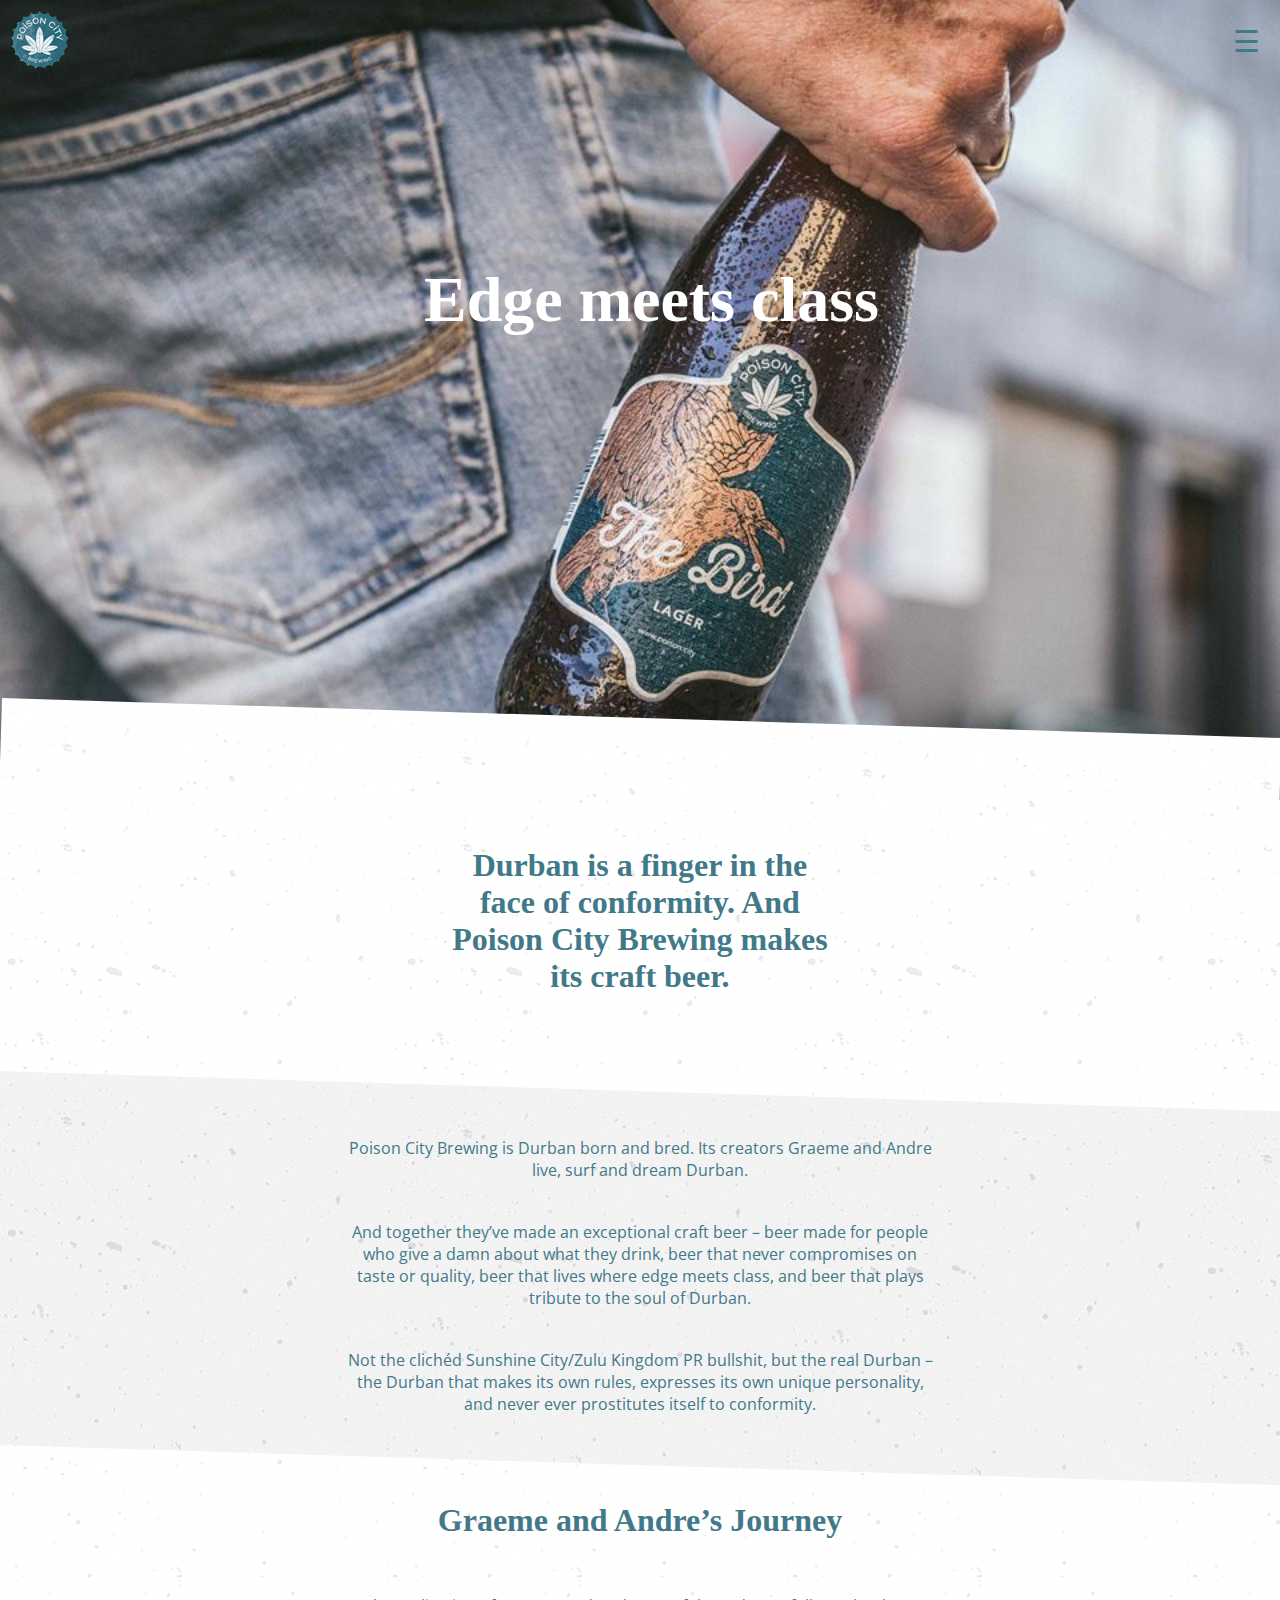
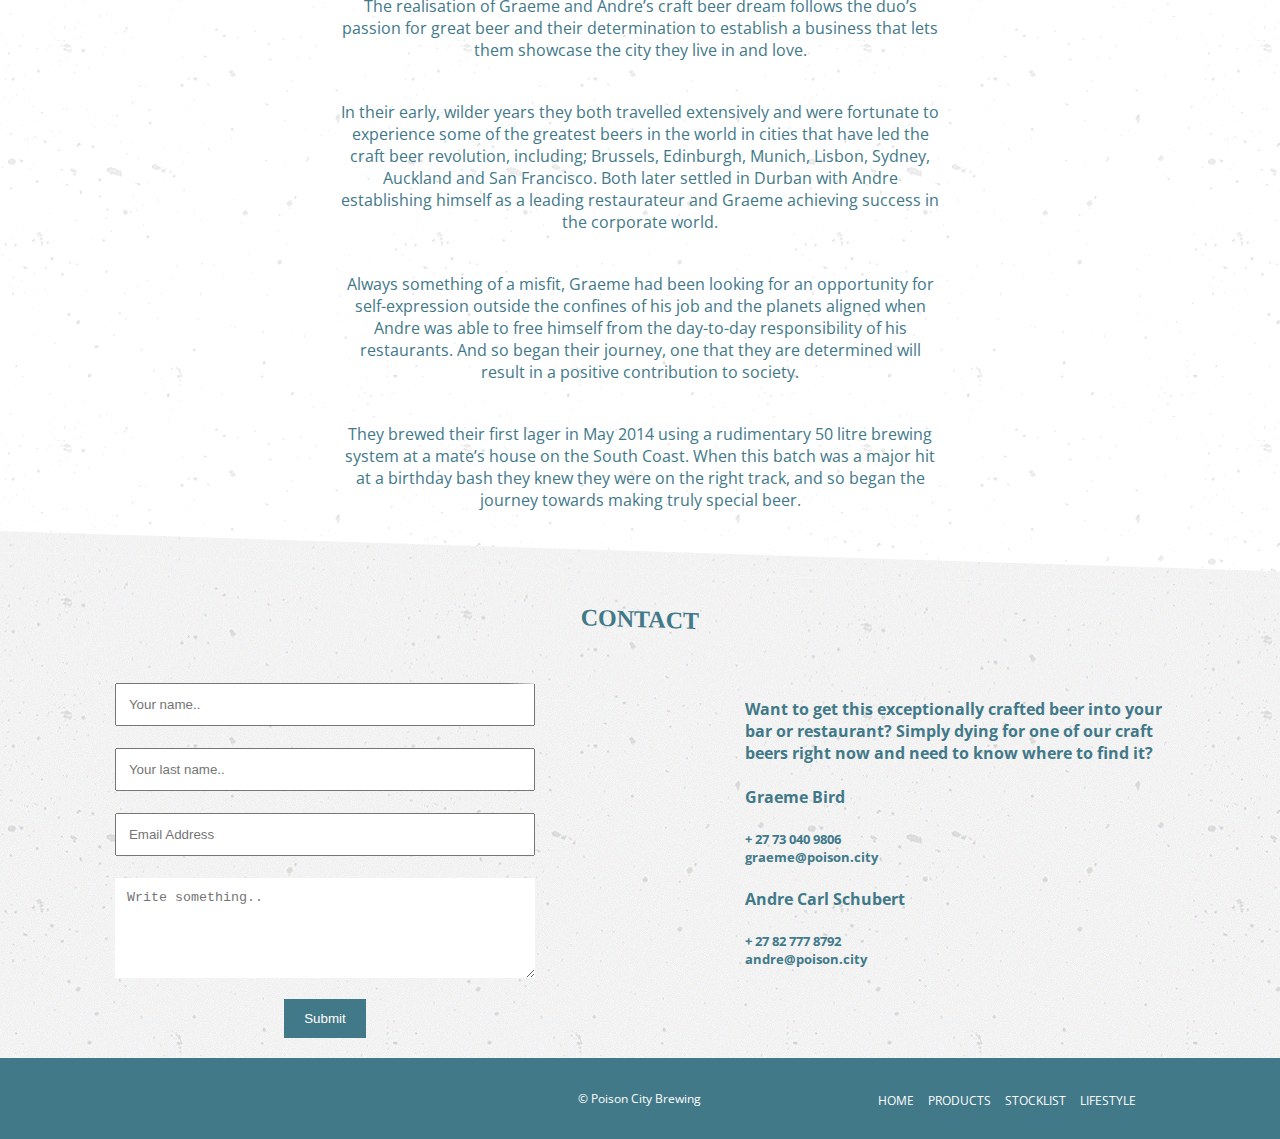
<file: index.html>
<!DOCTYPE html>
<html lang="en">
<head>
	<title>Poison City Brewing</title>

	<meta charset="utf-8">
  	<meta name="description" content="Poison City Brewing, a Durban born and bred craft beer brand.">
    <meta name="keywords" content="Poison City Brewing, Durban, craft beer, beer, South Africa, drinks">
    <meta name="author" content="Mario Nobrega">
    <meta name="viewport" content="width=device-width, initial-scale=1.0">

      <!-- Css Links-->
      <link rel="stylesheet" type="text/css" href="css/styles.css">
      <!--link for socila icons-->
     <link rel="stylesheet" href="https://cdnjs.cloudflare.com/ajax/libs/font-awesome/4.7.0/css/font-awesome.min.css"> 
     <!--For fonts-->
     <link href="https://fonts.googleapis.com/css?family=Open+Sans|Permanent+Marker" rel="stylesheet">

           <!--[if lt IE 9]>
  <script src="https://oss.maxcdn.com/libs/html5shiv/3.7.0/html5shiv.js"></script>
<![endif]-->   
<!--FAVICON-->
<link rel="icon" type="image/png" href="img/favicon.png">
</head>
<body>


<header>

<h1 id="logo"><a href="#">Posion City Brewing</a></h1>

<div id="myNav" class="overlay">
  <a href="javascript:void(0)" class="closebtn" onclick="closeNav()">&times;</a>
  <div class="overlay-content">
    <a href="index.html">HOME</a>
    <a href="products.html">PRODUCTS</a>
    <a href="stock.html">STOCKLIST</a>
    <a href="lifestyle.html">LIFESTYLE</a>
    <a href="jobs.html">JOBS</a>
    <a href="https://www.facebook.com/DurbanCraftBeer/" class="fa fa-facebook"></a>
    <a href="https://twitter.com/poisoncitybrew" class="fa fa-twitter"></a>
    <a href="https://www.instagram.com/poisoncitybrew/" class="fa fa-instagram"></a>

  </div>
</div>
<span style="font-size:30px;cursor:pointer; color: #417989; float: right; padding-top: 20px; padding-right: 20px;" onclick="openNav()">&#9776;</span>

</header>
<div class="container">

	   <h2 id="bg">Edge meets class</h2>

	 <div class="row bot">
	 <div class="col-md-4 col-sm-4 col-xs-4">
		 </div>
		 <div class="col-md-4 col-sm-4 col-xs-4">		 
		   <h2 class="blocktext">Durban is a finger in the face of conformity. And Poison City Brewing makes its craft beer.</h2>
		 </div>
		 <div class="col-md-4 col-sm-4 col-xs-4">
		 </div>
	 </div>


	 <div class="row greysolid2 slate">
	   <div class="col-md-3 col-sm-3 col-xs-3"></div>
	 	<div class="col-md-6 col-sm-6 col-xs-6">
		   <p class="blocktext"> 
		     Poison City Brewing is Durban born and bred. Its creators Graeme and Andre live, surf and dream Durban.
		   </p>
			<p class="blocktext"> 
			And together they’ve made an exceptional craft beer – beer made for people who give a damn about what they drink, beer that never compromises on taste or quality, beer that lives where edge meets class, and beer that plays tribute to the soul of Durban.
			</p>
            <p class="blocktext"> 
			Not the clichéd Sunshine City/Zulu Kingdom PR bullshit, but the real Durban – the Durban that makes its own rules, expresses its own unique personality, and never ever prostitutes itself to conformity.
			</p>
		 </div>
		<div class="col-md-3 col-sm-3 col-xs-3"></div>
	   </div>
      

      <div class="row slate">
    <div class="col-md-3 col-sm-3 col-xs-3"></div>
	 	<div class="col-md-6 col-sm-6 col-xs-6">
		 	<h2 class="blocktext intro">
		 	Graeme and Andre’s Journey
		 	</h2>
		 	<p class="blocktext"> 
			The realisation of Graeme and Andre’s craft beer dream follows the duo’s passion for great beer and their determination to establish a business that lets them showcase the city they live in and love.
			</p>
			<p class="blocktext"> 
               In their early, wilder years they both travelled extensively and were fortunate to experience some of the greatest beers in the world in cities that have led the craft beer revolution, including; Brussels, Edinburgh, Munich, Lisbon, Sydney, Auckland and San Francisco. Both later settled in Durban with Andre establishing himself as a leading restaurateur and Graeme achieving success in the corporate world.
			</p>
      <p class="blocktext">
        Always something of a misfit, Graeme had been looking for an opportunity for self-expression outside the confines of his job and the planets aligned when Andre was able to free himself from the day-to-day responsibility of his restaurants. And so began their journey, one that they are determined will result in a positive contribution to society.
      </p>
      <p class="blocktext">
        They brewed their first lager in May 2014 using a rudimentary 50 litre brewing system at a mate’s house on the South Coast. When this batch was a major hit at a birthday bash they knew they were on the right track, and so began the journey towards making truly special beer.
      </p>
	 	</div>
   <div class="col-md-3 col-sm-3 col-xs-3"></div>
	 	</div>

	 <div class="row greysolid slate">
	    <div class="col-md-5 col-sm-5 col-xs-5"></div>
	   	<div class="col-md-2 col-sm-2 col-xs-2">
	   	</div>
	   	<div class="col-md-5 col-sm-5 col-xs-5"></div>
	   </div>

  <div class="clearfix"></div>
    
    <div class="row greysolid slate">
     	<div class="col-md-5 col-sm-5 col-xs-5"></div>
     	<div class="col-md-2 col-sm-2 col-xs-2">
     		<h3 class="contact startfooter">CONTACT</h3>
     	</div>
        <div class="col-md-5 col-sm-5 col-xs-5"></div>
     </div>

   

    <div class="row contact greysolid">
     <div class="col-md-1 col-sm-1 col-xs-1"></div>
      <div class="col-md-4 col-sm-4 col-xs-4">
      <div class="container02">
        <form>
          <input type="text" id="fname" name="firstname" placeholder="Your name.."> <br>
          <input type="text" id="lname" name="lastname" placeholder="Your last name.."><br>
          <input type="text" id="lname" name="lastname" placeholder="Email Address"><br>
          <textarea id="subject" name="subject" placeholder="Write something.." style="height:100px"></textarea><br>
          <input type="submit" value="Submit">
        </form>
      </div>
     </div>
     <div class="col-md-2 col-sm-2 col-xs-2"></div>
     <div class="col-md-4 col-sm-4 col-xs-4 left">
          <h4>
            Want to get this exceptionally crafted beer into your bar or restaurant?
            Simply dying for one of our craft beers right now and need to know where to find it?
          </h4>
            <h4>Graeme Bird</h4>

			<h5>+ 27 73 040 9806<br>
			graeme@poison.city</h5>

			<h4>Andre Carl Schubert</h4>

			<h5>+ 27 82 777 8792<br>
			andre@poison.city</h5>

     </div>
     <div class="col-md-1 col-sm-1 col-xs-1"></div>
    </div>

     <div class="row last">
     <footer>
     <div class="col-md-1 col-sm-1 col-xs-1"></div>
      <div class="col-md-2 col-sm-2 col-xs-2">
      </div>
     	<div class="col-md-2 col-sm-2 col-xs-2"></div>
     	<div class="col-md-2 col-sm-2 col-xs-2">
     	  <p id="small">&copy; Poison City Brewing</p>
     	</div>
        <div class="col-md-1 col-sm-1 col-xs-1"></div>
      <div class="col-md-3 col-sm-3 col-xs-3 sitemap">
        <a href="index.html">HOME</a>
        <a href="products.html">PRODUCTS</a>
        <a href="stock.html">STOCKLIST</a>
        <a href="lifestyle.html">LIFESTYLE</a>
       </div>
        <div class="col-md-1 col-sm-1 col-xs-1"></div>
       </footer>
     </div>

</div>

<script>
function openNav() {
    document.getElementById("myNav").style.height = "100%";
}

function closeNav() {
    document.getElementById("myNav").style.height = "0%";
}
</script>

</body>
</html>
</file>
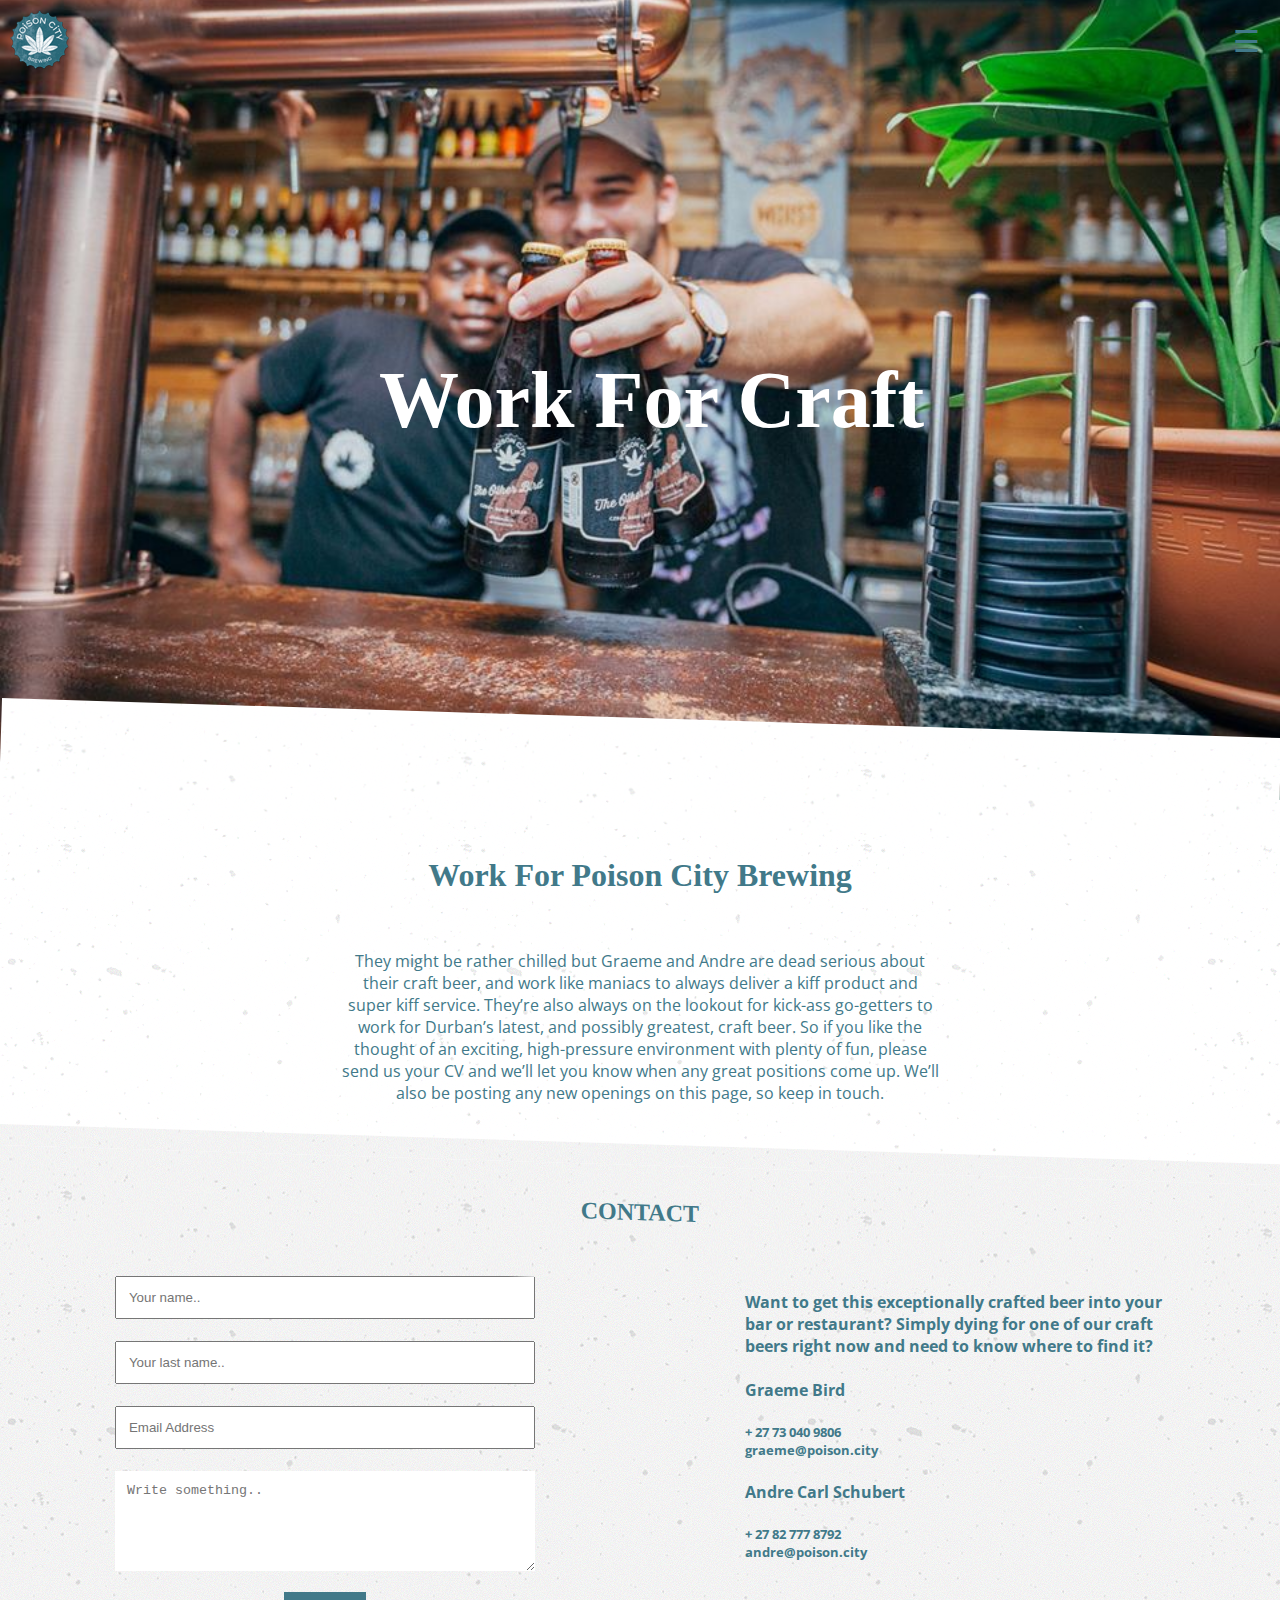
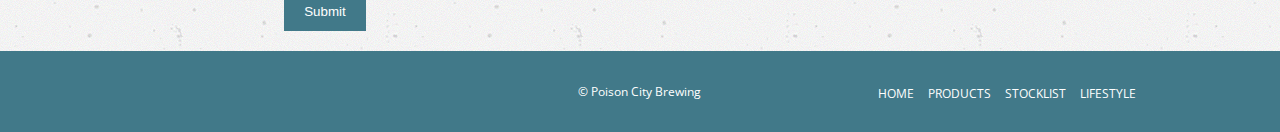
<file: jobs.html>
<!DOCTYPE html>
<html lang="en">
<head>
	<title>Poison City Brewing</title>

	<meta charset="utf-8">
  	<meta name="description" content="Poison City Brewing, a Durban born and bred craft beer brand.">
    <meta name="keywords" content="Poison City Brewing, Durban, craft beer, beer, South Africa, drinks">
    <meta name="author" content="Mario Nobrega">
    <meta name="viewport" content="width=device-width, initial-scale=1.0">

      <!-- Css Links-->
      <link rel="stylesheet" type="text/css" href="css/styles.css">
      <!--link for socila icons-->
     <link rel="stylesheet" href="https://cdnjs.cloudflare.com/ajax/libs/font-awesome/4.7.0/css/font-awesome.min.css"> 
     <!--For fonts-->
     <link href="https://fonts.googleapis.com/css?family=Open+Sans|Permanent+Marker" rel="stylesheet">

           <!--[if lt IE 9]>
  <script src="https://oss.maxcdn.com/libs/html5shiv/3.7.0/html5shiv.js"></script>
<![endif]-->   
<!--FAVICON-->
<link rel="icon" type="image/png" href="img/favicon.png">
</head>
<body>


<header>

<h1 id="logo"><a href="#">Posion City Brewing</a></h1>
<!-- Use any element to open/show the overlay navigation menu -->
<div id="myNav" class="overlay">
  <a href="javascript:void(0)" class="closebtn" onclick="closeNav()">&times;</a>
  <div class="overlay-content">
    <a href="index.html">HOME</a>
    <a href="products.html">PRODUCTS</a>
    <a href="stock.html">STOCKLIST</a>
    <a href="lifestyle.html">LIFESTYLE</a>
    <a href="jobs.html">JOBS</a>
    <a href="https://www.facebook.com/DurbanCraftBeer/" class="fa fa-facebook"></a>
    <a href="https://twitter.com/poisoncitybrew" class="fa fa-twitter"></a>
    <a href="https://www.instagram.com/poisoncitybrew/" class="fa fa-instagram"></a>

  </div>
</div>
<span style="font-size:30px;cursor:pointer; color: #417989; float: right; padding-top: 20px; padding-right: 20px;" onclick="openNav()">&#9776;</span>

</header>
<div class="container">

	   <h2 id="bg5">Work For Craft</h2>


	 <div class="row slate">
	   <div class="col-md-3 col-sm-3 col-xs-3"></div>
	 	<div class="col-md-6 col-sm-6 col-xs-6">
    <h2 class="blocktext">Work For Poison City Brewing</h2>

			<p class="blocktext"> 
			They might be rather chilled but Graeme and Andre are dead serious about their craft beer, and work like maniacs to always deliver a kiff product and super kiff service.

      They’re also always on the lookout for kick-ass go-getters to work for Durban’s latest, and possibly greatest, craft beer.

      So if you like the thought of an exciting, high-pressure environment with plenty of fun, please send us your CV and we’ll let you know when any great positions come up.

      We’ll also be posting any new openings on this page, so keep in touch.
			</p>
      
		 </div>
		<div class="col-md-3 col-sm-3 col-xs-3"></div>
	   </div>
      

      
	 <div class="row greysolid slate">
	    <div class="col-md-5 col-sm-5 col-xs-5"></div>
	   	<div class="col-md-2 col-sm-2 col-xs-2">
	   	</div>
	   	<div class="col-md-5 col-sm-5 col-xs-5"></div>
	   </div>

  <div class="clearfix"></div>
    
    <div class="row greysolid slate">
     	<div class="col-md-5 col-sm-5 col-xs-5"></div>
     	<div class="col-md-2 col-sm-2 col-xs-2">
     		<h3 class="contact startfooter">CONTACT</h3>
     	</div>
        <div class="col-md-5 col-sm-5 col-xs-5"></div>
     </div>

    <div class="row contact greysolid">
     <div class="col-md-1 col-sm-1 col-xs-1"></div>
      <div class="col-md-4 col-sm-4 col-xs-4">
      <div class="container02">
        <form>
          <input type="text" id="fname" name="firstname" placeholder="Your name.."> <br>
          <input type="text" id="lname" name="lastname" placeholder="Your last name.."><br>
          <input type="text" id="lname" name="lastname" placeholder="Email Address"><br>
          <textarea id="subject" name="subject" placeholder="Write something.." style="height:100px"></textarea><br>
          <input type="submit" value="Submit">
        </form>
      </div>
     </div>
     <div class="col-md-2 col-sm-2 col-xs-2"></div>
     <div class="col-md-4 col-sm-4 col-xs-4 left">
          <h4>
            Want to get this exceptionally crafted beer into your bar or restaurant?
            Simply dying for one of our craft beers right now and need to know where to find it?
          </h4>
            <h4>Graeme Bird</h4>

			<h5>+ 27 73 040 9806<br>
			graeme@poison.city</h5>

			<h4>Andre Carl Schubert</h4>

			<h5>+ 27 82 777 8792<br>
			andre@poison.city</h5>

     </div>
     <div class="col-md-1 col-sm-1 col-xs-1"></div>
    </div>

     <div class="row last">
     <footer>
     <div class="col-md-1 col-sm-1 col-xs-1"></div>
      <div class="col-md-2 col-sm-2 col-xs-2">
      </div>
     	<div class="col-md-2 col-sm-2 col-xs-2"></div>
     	<div class="col-md-2 col-sm-2 col-xs-2">
     	  <p id="small">&copy; Poison City Brewing</p>
     	</div>
        <div class="col-md-1 col-sm-1 col-xs-1"></div>
      <div class="col-md-3 col-sm-3 col-xs-3 sitemap">
        <a href="index.html">HOME</a>
        <a href="products.html">PRODUCTS</a>
        <a href="stock.html">STOCKLIST</a>
        <a href="lifestyle.html">LIFESTYLE</a>
       </div>
        <div class="col-md-1 col-sm-1 col-xs-1"></div>
       </footer>
     </div>

   </div>

<script>
function openNav() {
    document.getElementById("myNav").style.height = "100%";
}

function closeNav() {
    document.getElementById("myNav").style.height = "0%";
}
</script>

</body>
</html>
</file>
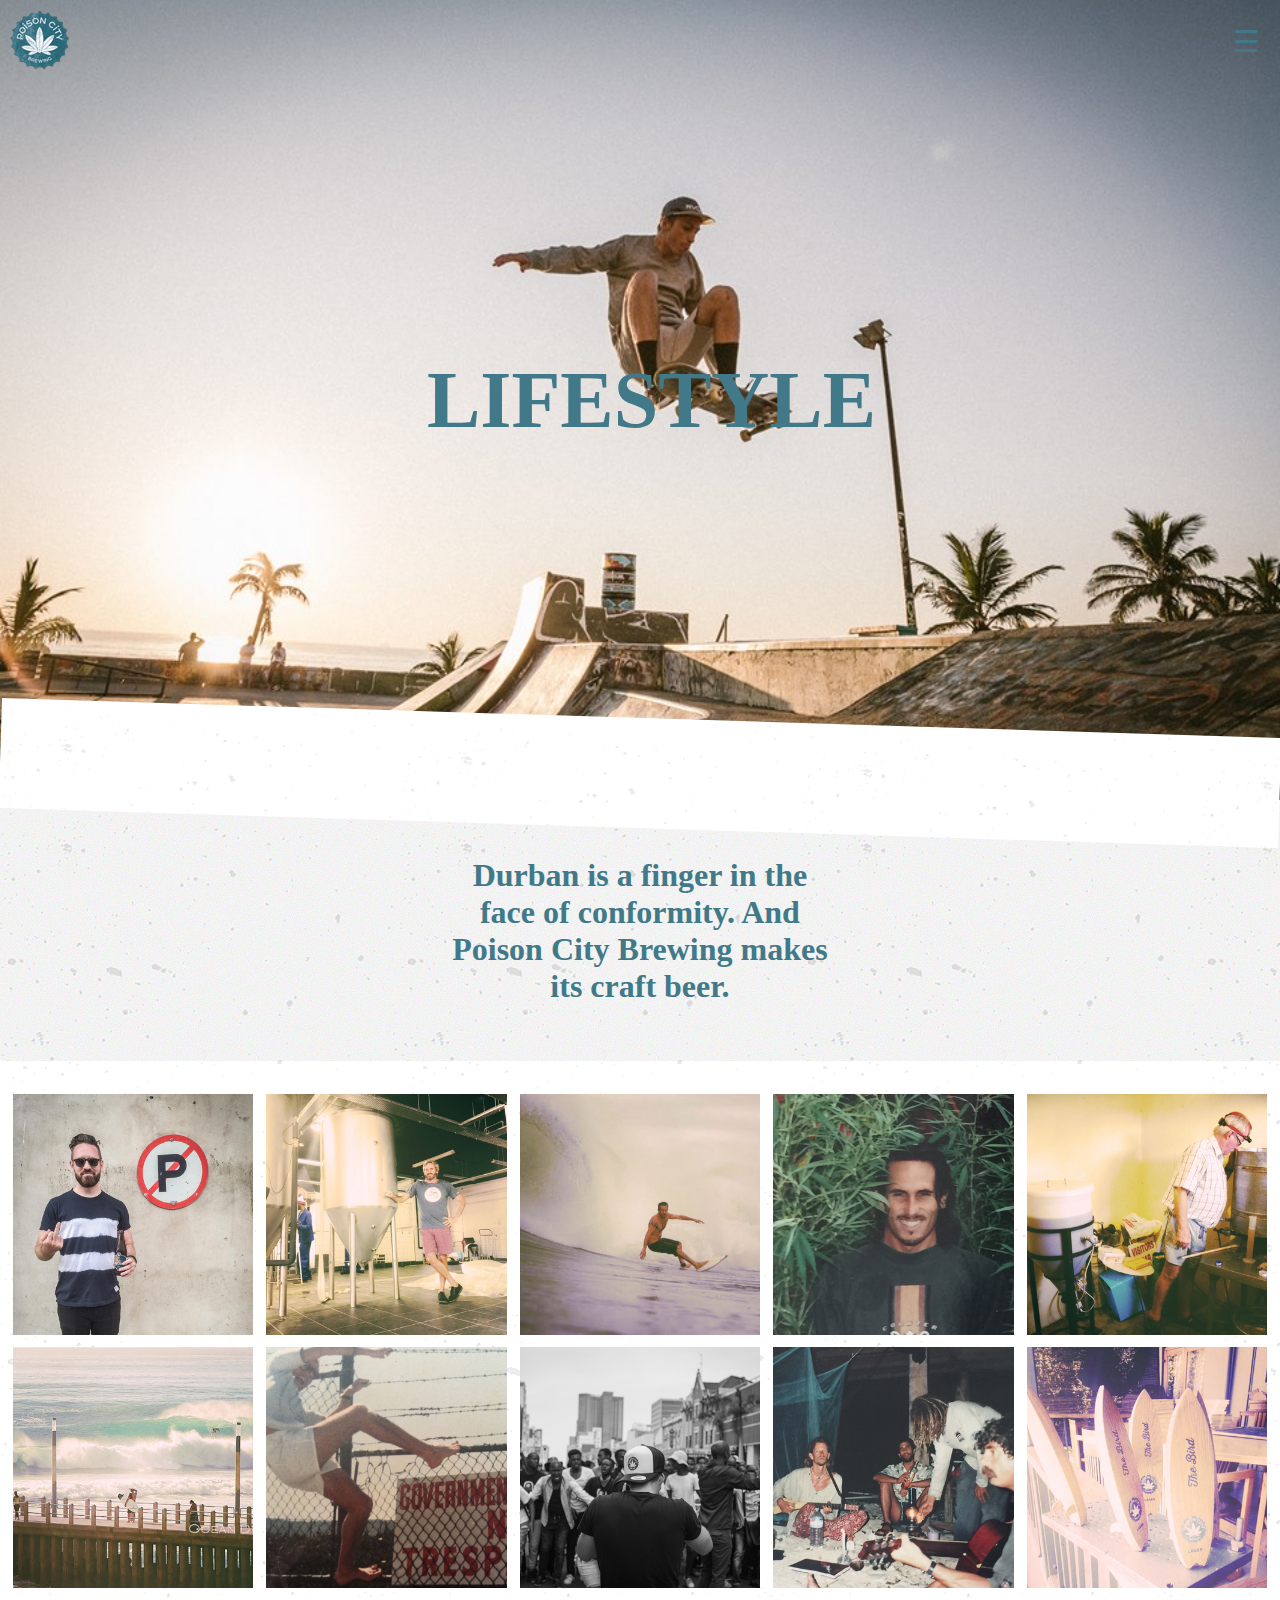
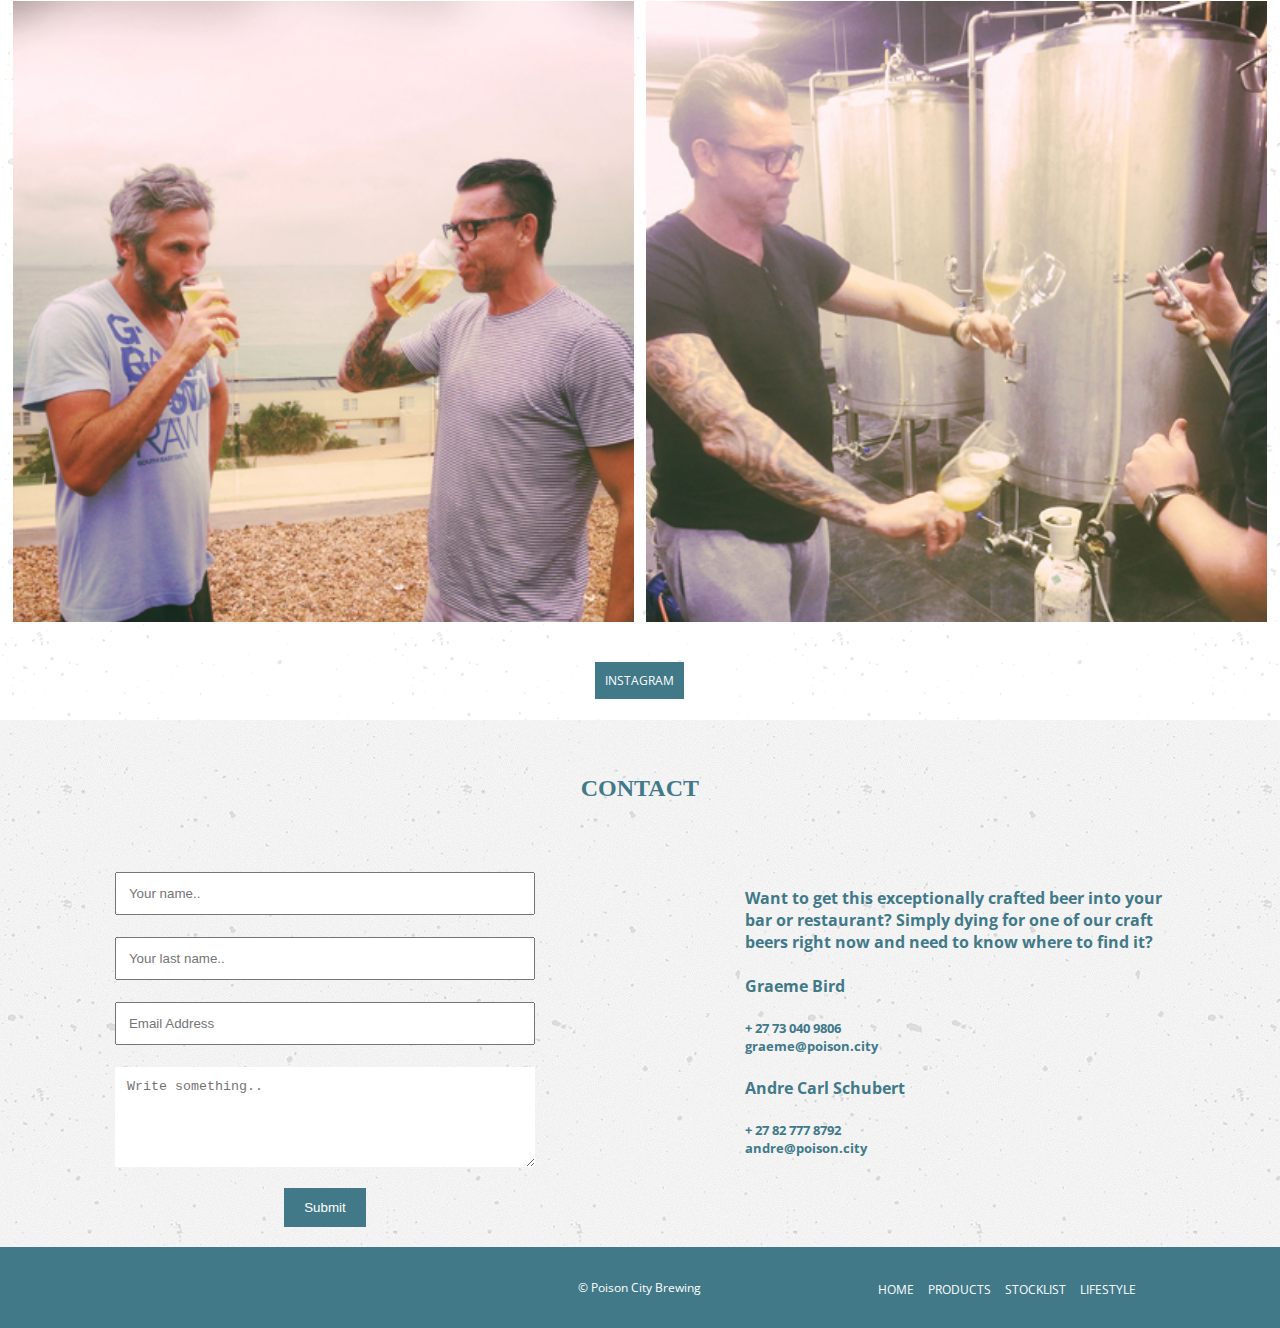
<file: lifestyle.html>
<!DOCTYPE html>
<html lang="en"> 
<head>
	<title>Poison City Brewing</title>

	<meta charset="utf-8">
  	<meta name="description" content="Poison City Brewing, a Durban born and bred craft beer brand.">
    <meta name="keywords" content="Poison City Brewing, Durban, craft beer, beer, South Africa, drinks">
    <meta name="author" content="Mario Nobrega">
    <meta name="viewport" content="width=device-width, initial-scale=1.0">

     <!-- Css Links-->
      <link rel="stylesheet" type="text/css" href="css/styles.css">
      <!--link for socila icons-->
     <link rel="stylesheet" href="https://cdnjs.cloudflare.com/ajax/libs/font-awesome/4.7.0/css/font-awesome.min.css"> 
     <!--For fonts-->
     <link href="https://fonts.googleapis.com/css?family=Open+Sans|Permanent+Marker" rel="stylesheet">

           <!--[if lt IE 9]>
  <script src="https://oss.maxcdn.com/libs/html5shiv/3.7.0/html5shiv.js"></script>
<![endif]-->   
<link rel="icon" type="image/png" href="img/favicon.png">
</head>
<body>


<header>

<h1 id="logo"><a href="#">Posion City Brewing</a></h1>
<!-- Use any element to open/show the overlay navigation menu -->
<div id="myNav" class="overlay">
  <a href="javascript:void(0)" class="closebtn" onclick="closeNav()">&times;</a>
  <div class="overlay-content">
    <a href="index.html">HOME</a>
    <a href="products.html">PRODUCTS</a>
    <a href="stock.html">STOCKLIST</a>
    <a href="lifestyle.html">LIFESTYLE</a>
    <a href="jobs.html">JOBS</a>
    <a href="https://www.facebook.com/DurbanCraftBeer/" class="fa fa-facebook"></a>
    <a href="https://twitter.com/poisoncitybrew" class="fa fa-twitter"></a>
    <a href="https://www.instagram.com/poisoncitybrew/" class="fa fa-instagram"></a>
  </div>
</div>
<span style="font-size:30px;cursor:pointer; color: #417989; float: right; padding-top: 20px; padding-right: 20px;" onclick="openNav()">&#9776;</span>

</header>
<div class="container">

	   <h2 id="bg3">LIFESTYLE</h2>

	 <div class="row grey">
	 <div class="col-md-4 col-sm-4 col-xs-4">
		 </div>
		 <div class="col-md-4 col-sm-4 col-xs-4">		 
		   <h2 class="blocktext">Durban is a finger in the face of conformity. And Poison City Brewing makes its craft beer.</h2>
		 </div>
		 <div class="col-md-4 col-sm-4 col-xs-4">
		 </div>
	 </div>

     <div class="col-md-12 col-sm-12 col-xs-12">
     	<div class="gallery">
			<div>
				<img src="img/gallery/gallery1.jpg" alt="No entry and a beer." 
	           srcset="img/gallery/gallery1-400.jpg 400w"
	           sizes="(max-width: 640px) 200px, (max-width:768px) 400px">
           </div>
              
			<div>
				<img src="img/gallery/gallery2.jpg" alt="No entry and a beer." 
	           srcset="img/gallery/gallery2-400.jpg 400w"
	           sizes="(max-width: 640px) 200px, (max-width:768px) 400px">
			</div>

			<div>
			   <img src="img/gallery/gallery3.jpg" alt="No entry and a beer." 
	           srcset="img/gallery/gallery3-400.jpg 400w"
	           sizes="(max-width: 640px) 200px, (max-width:768px) 400px">
			</div>
			<div>
				<img src="img/gallery/gallery4.jpg" alt="No entry and a beer." 
	           srcset="img/gallery/gallery4-400.jpg 400w"
	           sizes="(max-width: 640px) 200px, (max-width:768px) 400px">
			</div>
			<div>
				<img src="img/gallery/gallery5.jpg" alt="No entry and a beer." 
	           srcset="img/gallery/gallery5-400.jpg 400w"
	           sizes="(max-width: 640px) 200px, (max-width:768px) 400px">
			</div>
			<div>
				<img src="img/gallery/gallery6.jpg" alt="No entry and a beer." 
	           srcset="img/gallery/gallery6-400.jpg 400w"
	           sizes="(max-width: 640px) 200px, (max-width:768px) 400px">
			</div>
			<div>
				<img src="img/gallery/gallery7.jpg" alt="No entry and a beer." 
	           srcset="img/gallery/gallery7-400.jpg 400w"
	           sizes="(max-width: 640px) 200px, (max-width:768px) 400px">
			</div>
			<div>
				<img src="img/gallery/gallery8.jpg" alt="No entry and a beer." 
	           srcset="img/gallery/gallery8-400.jpg 400w"
	           sizes="(max-width: 640px) 200px, (max-width:768px) 400px">
			</div>
			<div>
				<img src="img/gallery/gallery9.jpg" alt="No entry and a beer." 
	           srcset="img/gallery/gallery9-400.jpg 400w"
	           sizes="(max-width: 640px) 200px, (max-width:768px) 400px">
			</div>
			<div>
				<img src="img/gallery/gallery10.jpg" alt="No entry and a beer." 
	           srcset="img/gallery/gallery10-400.jpg 400w"
	           sizes="(max-width: 640px) 200px, (max-width:768px) 400px">
			</div>
			<div>
				<img src="img/gallery/gallery11.jpg" alt="No entry and a beer." 
	           srcset="img/gallery/gallery11-400.jpg 400w"
	           sizes="(max-width: 640px) 200px, (max-width:768px) 400px">
			</div>
			<div>
				<img src="img/gallery/gallery12.jpg" alt="No entry and a beer." 
	           srcset="img/gallery/gallery12-400.jpg 400w"
	           sizes="(max-width: 640px) 200px, (max-width:768px) 400px">
			</div>
        </div>
     </div>

      <div class="clearfix"></div>

  <div class="row">
  	  <div class="col-md-5 col-sm-5 col-xs-5"></div>
      <div class="col-md-2 col-sm-2 col-xs-2 stocklink">
      	<a class="stocklink" target="_blank" href="https://www.instagram.com/poisoncitybrew/">INSTAGRAM</a>
      </div>
      <div class="col-md-5 col-sm-5 col-xs-5"></div>
  </div>

  <div class="clearfix"></div>


  	 <div class="row greysolid">
	    <div class="col-md-5 col-sm-5 col-xs-5"></div>
	   	<div class="col-md-2 col-sm-2 col-xs-2">
	   	</div>
	   	<div class="col-md-5 col-sm-5 col-xs-5"></div>
	   </div>
<div class="clearfix"></div>
    
    <div class="row greysolid">
     	<div class="col-md-5 col-sm-5 col-xs-5"></div>
     	<div class="col-md-2 col-sm-2 col-xs-2">
     		<h3 class="contact startfooter">CONTACT</h3>
     	</div>
        <div class="col-md-5 col-sm-5 col-xs-5"></div>
     </div>

    <div class="row contact greysolid">
     <div class="col-md-1 col-sm-1 col-xs-1"></div>
      <div class="col-md-4 col-sm-4 col-xs-4">
      <div class="container02">
        <form>
          <input type="text" id="fname" name="firstname" placeholder="Your name.."> <br>
          <input type="text" id="lname" name="lastname" placeholder="Your last name.."><br>
          <input type="text" id="lname" name="lastname" placeholder="Email Address"><br>
          <textarea id="subject" name="subject" placeholder="Write something.." style="height:100px"></textarea><br>
          <input type="submit" value="Submit">
        </form>
      </div>
     </div>
     <div class="col-md-2 col-sm-2 col-xs-2"></div>
     <div class="col-md-4 col-sm-4 col-xs-4 left">
          <h4>
            Want to get this exceptionally crafted beer into your bar or restaurant?
            Simply dying for one of our craft beers right now and need to know where to find it?
          </h4>
            <h4>Graeme Bird</h4>

			<h5>+ 27 73 040 9806<br>
			graeme@poison.city</h5>

			<h4>Andre Carl Schubert</h4>

			<h5>+ 27 82 777 8792<br>
			andre@poison.city</h5>

     </div>
     <div class="col-md-1 col-sm-1 col-xs-1"></div>
    </div>
      	
   </div>
    <div class="row last">
   <footer>
     <div class="col-md-1 col-sm-1 col-xs-1"></div>
      <div class="col-md-2 col-sm-2 col-xs-2">
      </div>
     	<div class="col-md-2 col-sm-2 col-xs-2"></div>
     	<div class="col-md-2 col-sm-2 col-xs-2">
     	  <p id="small">&copy; Poison City Brewing</p>
     	</div>
        <div class="col-md-1 col-sm-1 col-xs-1"></div>
      <div class="col-md-3 col-sm-3 col-xs-3 sitemap">
        <a href="index.html">HOME</a>
        <a href="products.html">PRODUCTS</a>
        <a href="stock.html">STOCKLIST</a>
        <a href="lifestyle.html">LIFESTYLE</a>
       </div>
        <div class="col-md-1 col-sm-1 col-xs-1"></div>
       </footer>
     </div>


<script>
function openNav() {
    document.getElementById("myNav").style.height = "100%";
}

function closeNav() {
    document.getElementById("myNav").style.height = "0%";
}

</script>

</body>
</html>
</file>
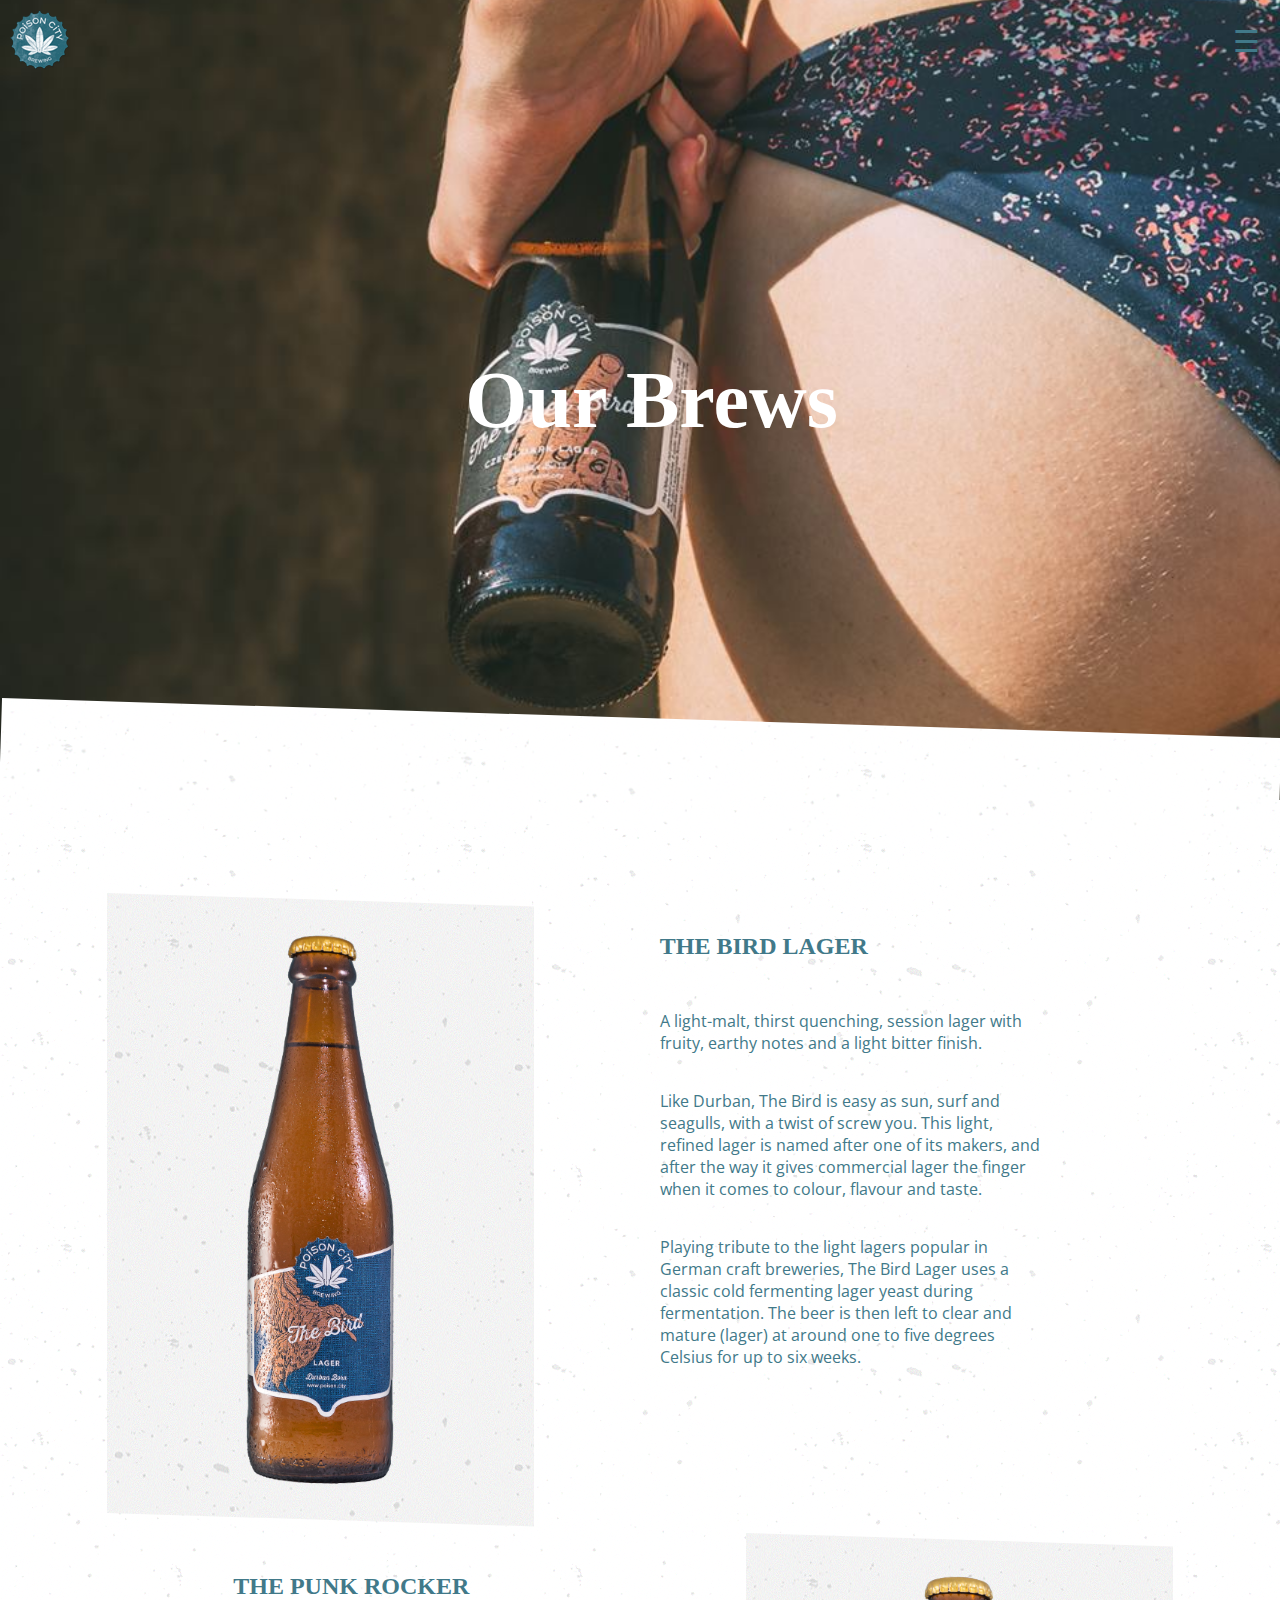
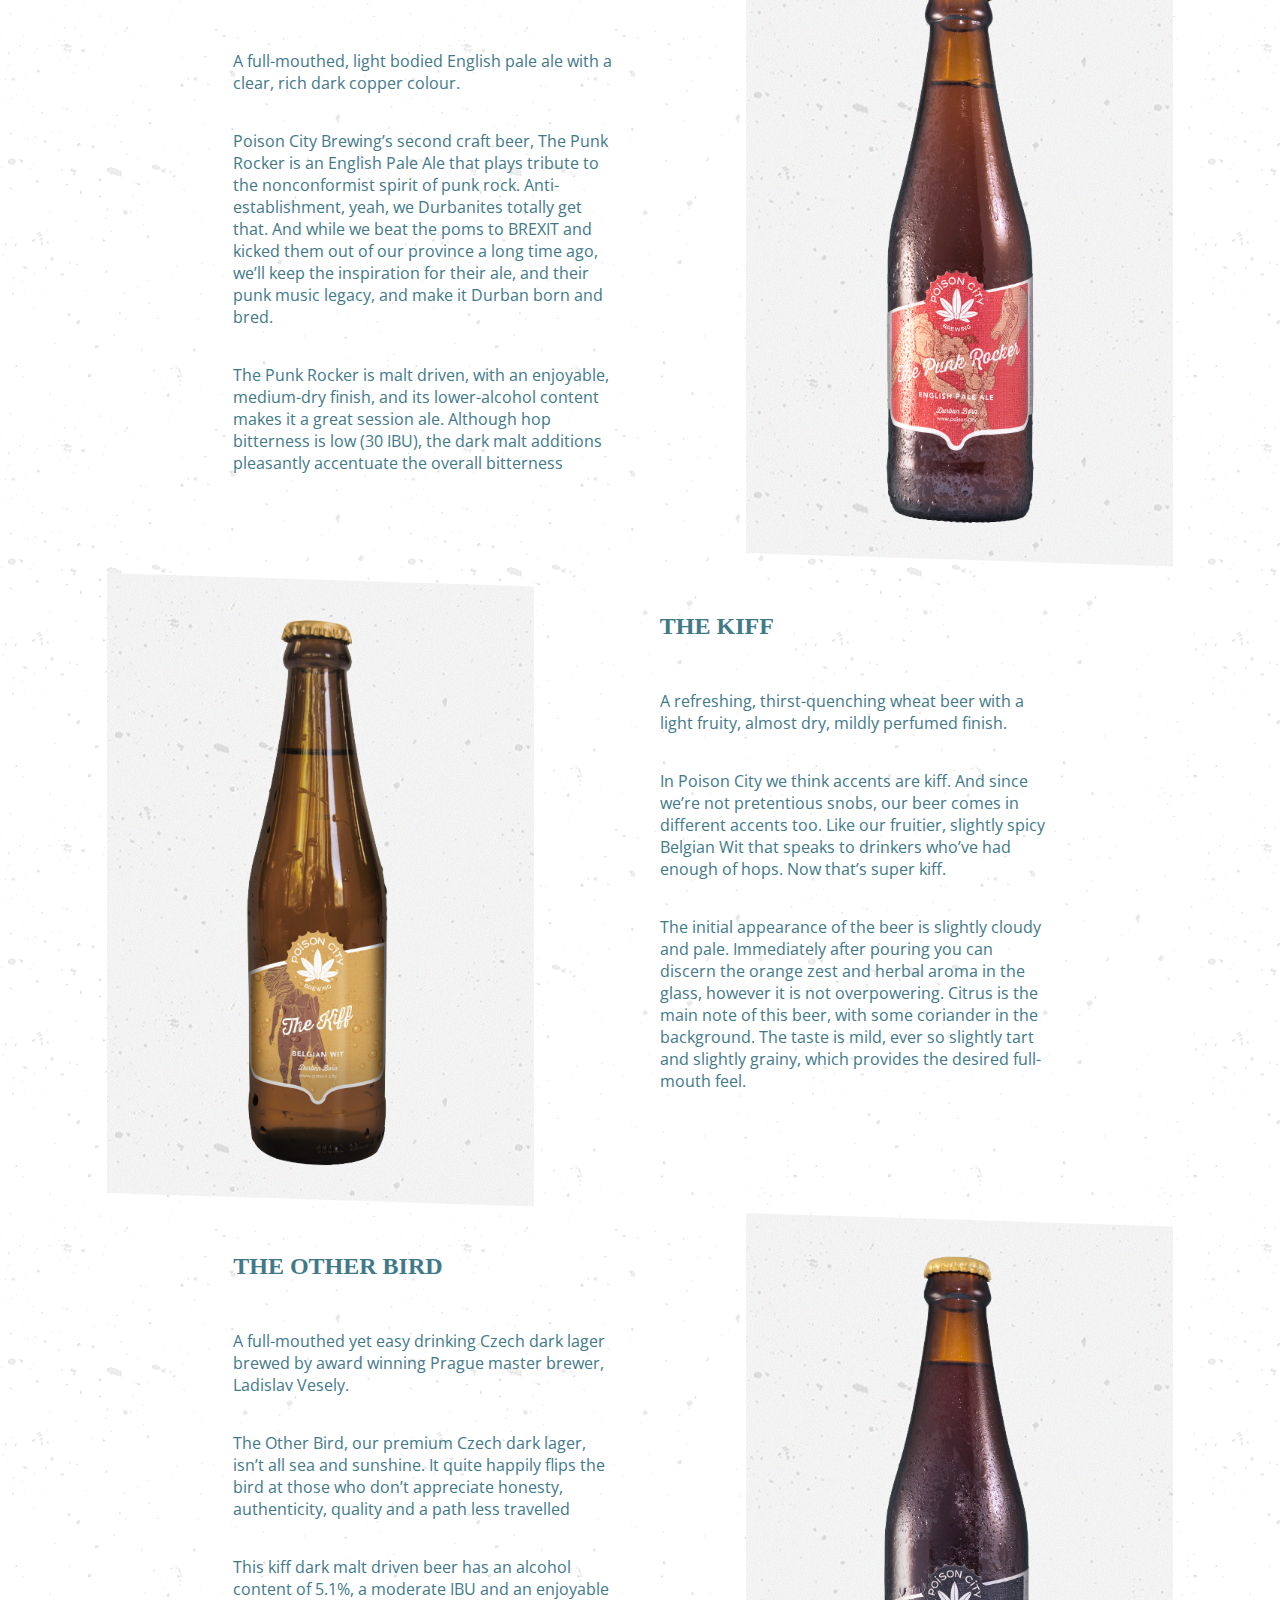
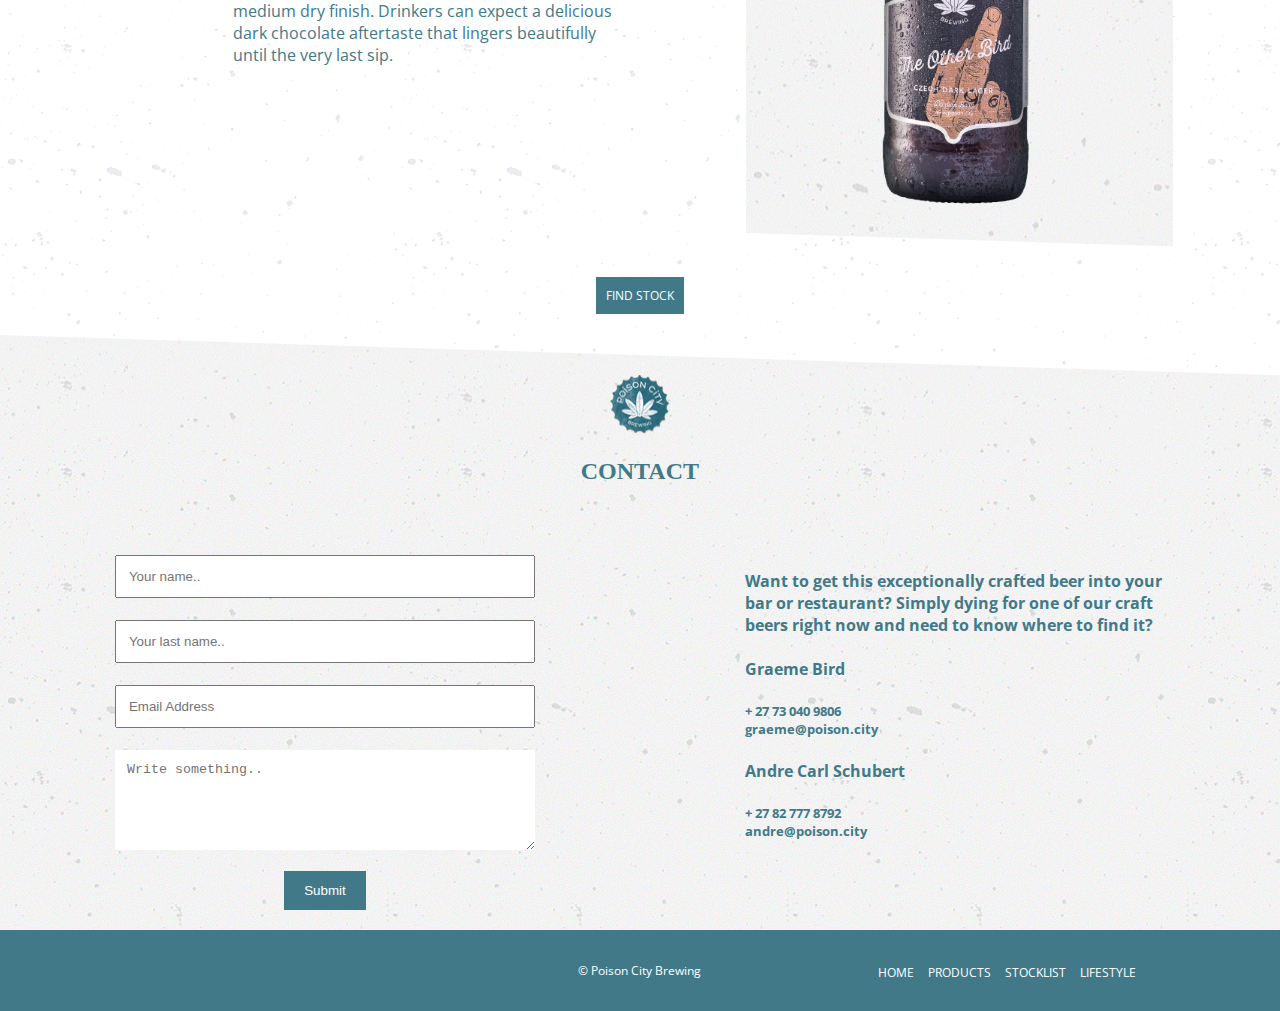
<file: products.html>
<!DOCTYPE html>
<html lang="en">
<head>
	<title>Poison City Brewing</title>

	<meta charset="utf-8">
  	<meta name="description" content="Poison City Brewing, a Durban born and bred craft beer brand.">
    <meta name="keywords" content="Poison City Brewing, Durban, craft beer, beer, South Africa, drinks">
    <meta name="author" content="Mario Nobrega">
    <meta name="viewport" content="width=device-width, initial-scale=1.0">

      <!-- Css Links-->
      <link rel="stylesheet" type="text/css" href="css/styles.css">
      <!--link for socila icons-->
     <link rel="stylesheet" href="https://cdnjs.cloudflare.com/ajax/libs/font-awesome/4.7.0/css/font-awesome.min.css"> 
     <!--For fonts-->
     <link href="https://fonts.googleapis.com/css?family=Open+Sans|Permanent+Marker" rel="stylesheet">

           <!--[if lt IE 9]>
  <script src="https://oss.maxcdn.com/libs/html5shiv/3.7.0/html5shiv.js"></script>
<![endif]--> 
<link rel="icon" type="image/png" href="img/favicon.png">
</head>
<body>

<header>

<h1 id="logo"><a href="#">Posion City Brewing</a></h1>
<!-- Use any element to open/show the overlay navigation menu -->
<div id="myNav" class="overlay">
  <a href="javascript:void(0)" class="closebtn" onclick="closeNav()">&times;</a>
  <div class="overlay-content">
    <a href="index.html">HOME</a>
    <a href="products.html">PRODUCTS</a>
    <a href="stock.html">STOCKLIST</a>
    <a href="lifestyle.html">LIFESTYLE</a>
    <a href="jobs.html">JOBS</a>
    <a href="https://www.facebook.com/DurbanCraftBeer/" class="fa fa-facebook"></a>
    <a href="https://twitter.com/poisoncitybrew" class="fa fa-twitter"></a>
    <a href="https://www.instagram.com/poisoncitybrew/" class="fa fa-instagram"></a>
  </div>
</div>
<span style="font-size:30px;cursor:pointer; color: #417989; float: right; padding-top: 20px; padding-right: 20px;" onclick="openNav()">&#9776;</span>

</header>
<div class="container">
	   <h2 id="bg2">Our Brews</h2>

	 <div class="row">
	 <div class="col-md-4 col-sm-4 col-xs-4">
		   <h2 class="blocktext"></h2>
		 </div>
		 <div class="col-md-4 col-sm-4 col-xs-4">		 
		 </div>
		 <div class="col-md-4 col-sm-4 col-xs-4">
		   <h2 class="blocktext"></h2>
		 </div>
	 </div>


	 <div class="row products">
	 <div class="col-md-1 col-sm-1 col-xs-1"></div>
	   <div class="col-md-4 col-sm-4 col-xs-4 grey slate">
	   	 <img class="product" src="img/bird.png" height="600px" alt="The other bird beer.">
	   </div>
	   <div class="col-md-1 col-sm-1 col-xs-1"></div>
		   <div class="col-md-4 col-sm-4 col-xs-4">
		   	<h2 class="beer">
			 	THE BIRD LAGER
			 	</h2>
			 	<p> A light-malt, thirst quenching, session lager with fruity, earthy notes and a light bitter finish.</p>

	            <p>Like Durban, The Bird is easy as sun, surf and seagulls, with a twist of screw you. This light, refined lager is named after one of its makers, and after the way it gives commercial lager the finger when it comes to colour, flavour and taste.</p>

	            <p>Playing tribute to the light lagers popular in German craft breweries, The Bird Lager uses a classic cold fermenting lager yeast during fermentation. The beer is then left to clear and mature (lager) at around one to five degrees Celsius for up to six weeks.
				</p>
		   </div>
	    <div class="col-md-2 col-sm-2 col-xs-2"></div>
	   </div>
      

     <div class="row hiddenmobile products">
	 <div class="col-md-2 col-sm-2 col-xs-2"></div>
	    <div class="col-md-4 col-sm-4 col-xs-4">
		   	<h2 class="beer">
			 	THE PUNK ROCKER
			 	</h2>
			 	<p> A full-mouthed, light bodied English pale ale with a clear, rich dark copper colour.</p>

	            <p>Poison City Brewing’s second craft beer, The Punk Rocker is an English Pale Ale that plays tribute to the nonconformist spirit of punk rock. Anti-establishment, yeah, we Durbanites totally get that. And while we beat the poms to BREXIT and kicked them out of our province a long time ago, we’ll keep the inspiration for their ale, and their punk music legacy, and make it Durban born and bred.</p>

	            <p>The Punk Rocker is malt driven, with an enjoyable, medium-dry finish, and its lower-alcohol content makes it a great session ale. Although hop bitterness is low (30 IBU), the dark malt additions pleasantly accentuate the overall bitterness
				</p>
		   </div>
	   <div class="col-md-1 col-sm-1 col-xs-1"></div>
		   
		  <div class="col-md-4 col-sm-4 col-xs-4 grey slate">
	   	 <img class="product" src="img/punkrocker.png" height="600px" alt="The punk rocker beer">
	   </div>
	    <div class="col-md-1 col-sm-1 col-xs-1"></div>
	   </div>


       <div class="row hidden products">
	 <div class="col-md-2 col-sm-2 col-xs-2"></div>
	    <div class="col-md-4 col-sm-4 col-xs-4 grey slate">
	   	 <img class="product" src="img/punkrocker.png" height="600px" alt="The punk rocker beer">
		   </div>
	   <div class="col-md-1 col-sm-1 col-xs-1"></div>
		   
		  <div class="col-md-4 col-sm-4 col-xs-4">
			 	<h2 class="beer">THE PUNK ROCKER
			 	</h2>
			 	<p> A full-mouthed, light bodied English pale ale with a clear, rich dark copper colour.</p>

	            <p>Poison City Brewing’s second craft beer, The Punk Rocker is an English Pale Ale that plays tribute to the nonconformist spirit of punk rock. Anti-establishment, yeah, we Durbanites totally get that. And while we beat the poms to BREXIT and kicked them out of our province a long time ago, we’ll keep the inspiration for their ale, and their punk music legacy, and make it Durban born and bred.</p>

	            <p>The Punk Rocker is malt driven, with an enjoyable, medium-dry finish, and its lower-alcohol content makes it a great session ale. Although hop bitterness is low (30 IBU), the dark malt additions pleasantly accentuate the overall bitterness
				</p>
	   </div>
	    <div class="col-md-1 col-sm-1 col-xs-1"></div>
	   </div>
  </div>
	  

   <div class="row products">
	 <div class="col-md-1 col-sm-1 col-xs-1"></div>
	   <div class="col-md-4 col-sm-4 col-xs-4 grey slate">
	   	 <img class="product" src="img/thekiff.png" height="600px" alt="The Kiff beer">
	   </div>
	   <div class="col-md-1 col-sm-1 col-xs-1"></div>
		   <div class="col-md-4 col-sm-4 col-xs-4 vertical">
		   	<h2 class="beer">
			 	THE KIFF
			 	</h2>
			 	<p>A refreshing, thirst-quenching wheat beer with a light fruity, almost dry, mildly perfumed finish.</p>

	            <p>In Poison City we think accents are kiff. And since we’re not pretentious snobs, our beer comes in different accents too. Like our fruitier, slightly spicy Belgian Wit that speaks to drinkers who’ve had enough of hops. Now that’s super kiff.</p>

	            <p>The initial appearance of the beer is slightly cloudy and pale. Immediately after pouring you can discern the orange zest and herbal aroma in the glass, however it is not overpowering. Citrus is the main note of this beer, with some coriander in the background. The taste is mild, ever so slightly tart and slightly grainy, which provides the desired full-mouth feel.
				</p>
		   </div>
	    <div class="col-md-2 col-sm-2 col-xs-2"></div>
	   </div>
      

     <div class="row hiddenmobile products">
	 <div class="col-md-2 col-sm-2 col-xs-2"></div>
	    <div class="col-md-4 col-sm-4 col-xs-4">
		   	<h2 class="beer">
			 	THE OTHER BIRD
			 	</h2>
			 	<p>A full-mouthed yet easy drinking Czech dark lager brewed by award winning Prague master brewer, Ladislav Vesely.</p>

	            <p>The Other Bird, our premium Czech dark lager, isn’t all sea and sunshine. It quite happily flips the bird at those who don’t appreciate honesty, authenticity, quality and a path less travelled</p>

	            <p>This kiff dark malt driven beer has an alcohol content of 5.1%, a moderate IBU and an enjoyable medium dry finish. Drinkers can expect a delicious dark chocolate aftertaste that lingers beautifully until the very last sip.
				</p>
		   </div>
	   <div class="col-md-1 col-sm-1 col-xs-1"></div>
		   
		  <div class="col-md-4 col-sm-4 col-xs-4 grey slate">
	   	 <img class="product" src="img/theotherbird.png" height="600px" alt="The other Bird beer">
	   </div>
	    <div class="col-md-1 col-sm-1 col-xs-1"></div>
	   </div>
  </div>

       <div class="row hidden products">
	 <div class="col-md-2 col-sm-2 col-xs-2"></div>
	    <div class="col-md-4 col-sm-4 col-xs-4 grey slate">
	   	 <img class="product" src="img/theotherbird.png" height="600px" alt="The other bird beer">
		   </div>
	   <div class="col-md-1 col-sm-1 col-xs-1"></div>
		   
		  <div class="col-md-4 col-sm-4 col-xs-4">
	   			   	<h2 class="beer">
			 	THE OTHER BIRD
			 	</h2>
			 	<p>A full-mouthed yet easy drinking Czech dark lager brewed by award winning Prague master brewer, Ladislav Vesely.</p>

	            <p>The Other Bird, our premium Czech dark lager, isn’t all sea and sunshine. It quite happily flips the bird at those who don’t appreciate honesty, authenticity, quality and a path less travelled</p>

	            <p>This kiff dark malt driven beer has an alcohol content of 5.1%, a moderate IBU and an enjoyable medium dry finish. Drinkers can expect a delicious dark chocolate aftertaste that lingers beautifully until the very last sip.
				</p>
	   </div>
	    <div class="col-md-1 col-sm-1 col-xs-1"></div>
	   </div>
  </div>
 <div class="clearfix"></div>

  <div class="row">
  	  <div class="col-md-5 col-sm-5 col-xs-5"></div>
      <div class="col-md-2 col-sm-2 col-xs-2 stocklink">
      	<a class="stocklink" href="stock.html">FIND STOCK</a>
      </div>
      <div class="col-md-5 col-sm-5 col-xs-5"></div>
  </div>

  <div class="clearfix"></div>

   	 <div class="row greysolid slate">
	    <div class="col-md-5 col-sm-5 col-xs-5"></div>
	   	<div class="col-md-2 col-sm-2 col-xs-2">
	   		<img class="logobottom" src="img/logo.png" alt="logo">
	   	</div>
	   	<div class="col-md-5 col-sm-5 col-xs-5"></div>
	   </div>

    <div class="clearfix"></div>
    
    <div class="row greysolid space">
     	<div class="col-md-5 col-sm-5 col-xs-5"></div>
     	<div class="col-md-2 col-sm-2 col-xs-2">
     		<h3 class="contact startfooter">CONTACT</h3>
     	</div>
        <div class="col-md-5 col-sm-5 col-xs-5"></div>
     </div>

    <div class="row contact greysolid">
     <div class="col-md-1 col-sm-1 col-xs-1"></div>
      <div class="col-md-4 col-sm-4 col-xs-4">
      <div class="container02">
        <form>
          <input type="text" id="fname" name="firstname" placeholder="Your name.."> <br>
          <input type="text" id="lname" name="lastname" placeholder="Your last name.."><br>
          <input type="text" id="lname" name="lastname" placeholder="Email Address"><br>
          <textarea id="subject" name="subject" placeholder="Write something.." style="height:100px"></textarea><br>
          <input type="submit" value="Submit">
        </form>
      </div>
     </div>
     <div class="col-md-2 col-sm-2 col-xs-2"></div>
     <div class="col-md-4 col-sm-4 col-xs-4 left">
          <h4>
            Want to get this exceptionally crafted beer into your bar or restaurant?
            Simply dying for one of our craft beers right now and need to know where to find it?
          </h4>
            <h4>Graeme Bird</h4>

			<h5>+ 27 73 040 9806<br>
			graeme@poison.city</h5>

			<h4>Andre Carl Schubert</h4>

			<h5>+ 27 82 777 8792<br>
			andre@poison.city</h5>

     </div>
     <div class="col-md-1 col-sm-1 col-xs-1"></div>
    </div>
     <div class="row last">
     <footer>
     <div class="col-md-1 col-sm-1 col-xs-1"></div>
      <div class="col-md-2 col-sm-2 col-xs-2">
      </div>
     	<div class="col-md-2 col-sm-2 col-xs-2"></div>
     	<div class="col-md-2 col-sm-2 col-xs-2">
     	  <p id="small">&copy; Poison City Brewing</p>
     	</div>
        <div class="col-md-1 col-sm-1 col-xs-1"></div>
      <div class="col-md-3 col-sm-3 col-xs-3 sitemap">
        <a href="index.html">HOME</a>
        <a href="products.html">PRODUCTS</a>
        <a href="stock.html">STOCKLIST</a>
        <a href="lifestyle.html">LIFESTYLE</a>
       </div>
        <div class="col-md-1 col-sm-1 col-xs-1"></div>
       </footer>
     </div>
<script>
function openNav() {
    document.getElementById("myNav").style.height = "100%";
}

function closeNav() {
    document.getElementById("myNav").style.height = "0%";
}
</script>

</body>
</html>
</file>
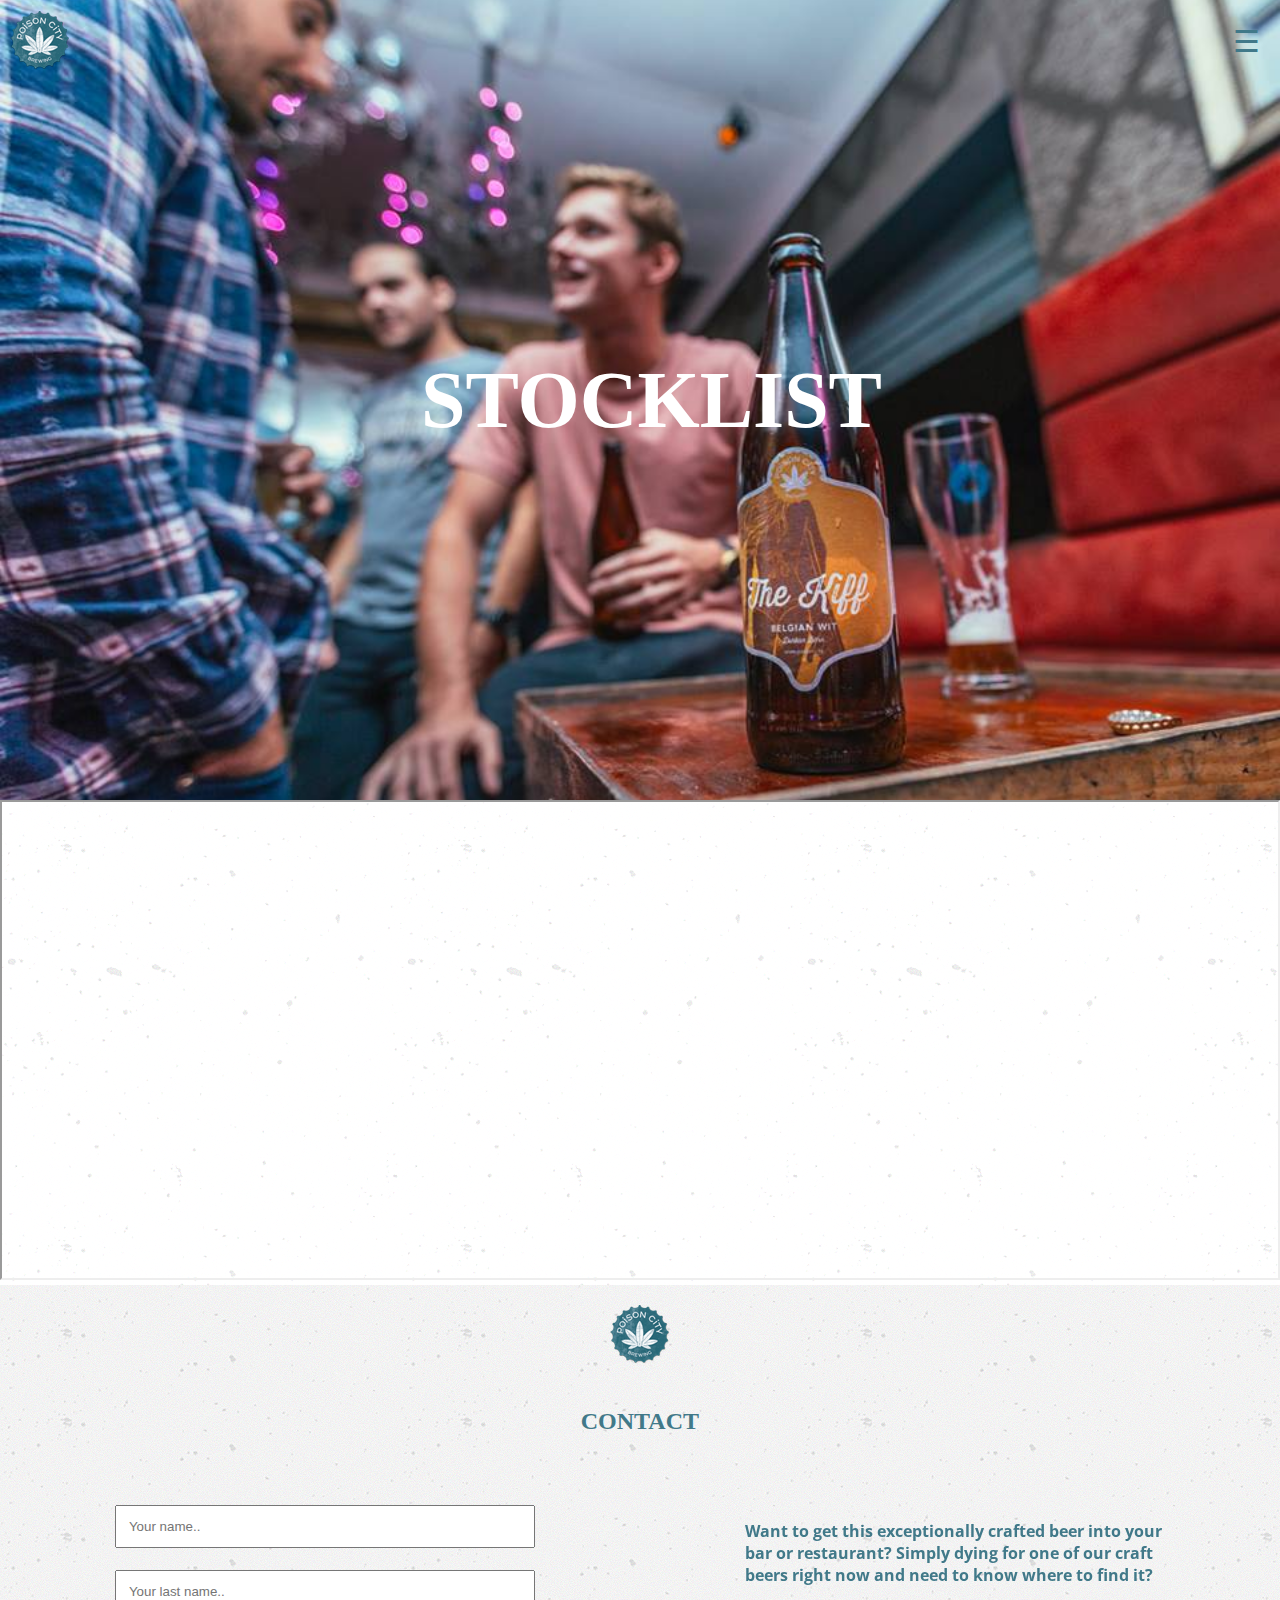
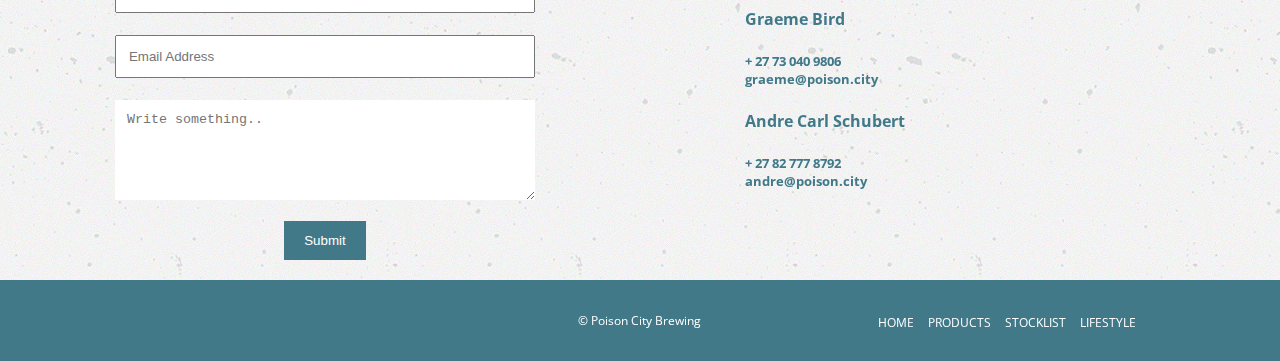
<file: stock.html>
<!DOCTYPE html>
<html lang="en">
<head>
	<title>Poison City Brewing</title>

	<meta charset="utf-8">
  	<meta name="description" content="Poison City Brewing, a Durban born and bred craft beer brand.">
    <meta name="keywords" content="Poison City Brewing, Durban, craft beer, beer, South Africa, drinks">
    <meta name="author" content="Mario Nobrega">
    <meta name="viewport" content="width=device-width, initial-scale=1.0">

      <!-- Css Links-->
      <link rel="stylesheet" type="text/css" href="css/styles.css">
      <!--link for socila icons-->
     <link rel="stylesheet" href="https://cdnjs.cloudflare.com/ajax/libs/font-awesome/4.7.0/css/font-awesome.min.css"> 
     <!--For fonts-->
     <link href="https://fonts.googleapis.com/css?family=Open+Sans|Permanent+Marker" rel="stylesheet">

           <!--[if lt IE 9]>
  <script src="https://oss.maxcdn.com/libs/html5shiv/3.7.0/html5shiv.js"></script>
<![endif]-->  
<link rel="icon" type="image/png" href="img/favicon.png"> 
</head>
<body>


<header>

<h1 id="logo"><a href="#">Posion City Brewing</a></h1>
<!-- Use any element to open/show the overlay navigation menu -->
<div id="myNav" class="overlay">
  <a href="javascript:void(0)" class="closebtn" onclick="closeNav()">&times;</a>
  <div class="overlay-content">
    <a href="index.html">HOME</a>
    <a href="products.html">PRODUCTS</a>
    <a href="stock.html">STOCKLIST</a>
    <a href="lifestyle.html">LIFESTYLE</a>
             <div class="social">
               <a href="https://www.facebook.com/DurbanCraftBeer/" class="fa fa-facebook"></a>
               <a href="https://twitter.com/poisoncitybrew" class="fa fa-twitter"></a>
               <a href="https://www.instagram.com/poisoncitybrew/" class="fa fa-instagram"></a>
             </div>
  </div>
</div>
<span style="font-size:30px;cursor:pointer; color: #417989; float: right; padding-top: 20px; padding-right: 20px;" onclick="openNav()">&#9776;</span>

</header>
<div class="container">

	   <h2 id="bg4">STOCKLIST</h2>

	 <div class="row">
	 <div class="col-md-12 col-sm-12 col-xs-12">
        <div class="google-maps"><iframe src="https://www.google.com/maps/d/embed?mid=12iEjeWx4cenqVbDBxKPgFd1ZT2A" width="100%" height="480"></iframe></div>
		 </div>
	
	 </div>


	 <div class="row greysolid">
	    <div class="col-md-5 col-sm-5 col-xs-5"></div>
	   	<div class="col-md-2 col-sm-2 col-xs-2">
	   		<img class="logobottom" src="img/logo.png" alt="logo">
	   	</div>
	   	<div class="col-md-5 col-sm-5 col-xs-5"></div>
	   </div>

  <div class="clearfix"></div>
    
    <div class="row greysolid">
     	<div class="col-md-5 col-sm-5 col-xs-5"></div>
     	<div class="col-md-2 col-sm-2 col-xs-2">
     		<h3 class="contact startfooter">CONTACT</h3>
     	</div>
        <div class="col-md-5 col-sm-5 col-xs-5"></div>
     </div>

    <div class="row contact greysolid">
     <div class="col-md-1 col-sm-1 col-xs-1"></div>
      <div class="col-md-4 col-sm-4 col-xs-4">
      <div class="container02">
        <form>
          <input type="text" id="fname" name="firstname" placeholder="Your name.."> <br>
          <input type="text" id="lname" name="lastname" placeholder="Your last name.."><br>
          <input type="text" id="lname" name="lastname" placeholder="Email Address"><br>
          <textarea id="subject" name="subject" placeholder="Write something.." style="height:100px"></textarea><br>
          <input type="submit" value="Submit">
        </form>
      </div>
     </div>
     <div class="col-md-2 col-sm-2 col-xs-2"></div>
     <div class="col-md-4 col-sm-4 col-xs-4 left">
          <h4>
            Want to get this exceptionally crafted beer into your bar or restaurant?
            Simply dying for one of our craft beers right now and need to know where to find it?
          </h4>
            <h4>Graeme Bird</h4>

			<h5>+ 27 73 040 9806<br>
			graeme@poison.city</h5>

			<h4>Andre Carl Schubert</h4>

			<h5>+ 27 82 777 8792<br>
			andre@poison.city</h5>

     </div>
     <div class="col-md-1 col-sm-1 col-xs-1"></div>
    </div>

     <div class="row last">
     <footer>
     <div class="col-md-1 col-sm-1 col-xs-1"></div>
      <div class="col-md-2 col-sm-2 col-xs-2">
      </div>
     	<div class="col-md-2 col-sm-2 col-xs-2"></div>
     	<div class="col-md-2 col-sm-2 col-xs-2">
     	  <p id="small">&copy; Poison City Brewing</p>
     	</div>
        <div class="col-md-1 col-sm-1 col-xs-1"></div>
      <div class="col-md-3 col-sm-3 col-xs-3 sitemap">
        <a href="index.html">HOME</a>
        <a href="products.html">PRODUCTS</a>
        <a href="stock.html">STOCKLIST</a>
        <a href="lifestyle.html">LIFESTYLE</a>
       </div>
        <div class="col-md-1 col-sm-1 col-xs-1"></div>
       </footer>
     </div>

   </div>


<script>
function openNav() {
    document.getElementById("myNav").style.height = "100%";
}

function closeNav() {
    document.getElementById("myNav").style.height = "0%";
}
</script>

</body>
</html>
</file>
<file: css/styles.css>
#logo{
    background-image: url('../img/logo.png');
    background-repeat: no-repeat;
    background-position: center;
    width:60px;
    height:60px;
    text-indent: -9999px;
    border: 0;
    margin: 10px auto 10px 10px;
    padding-left: 40px;
    padding-top: 50px;
    float: left;
    z-index: 10;
}

/* START NAV*/
body {
    margin: 0;
    font-family: 'Open Sans', sans-serif;
    background-image: url("../img/texture1.png");
}

.overlay {
    height: 0%;
    width: 100%;
    position: fixed;
    z-index: 40;
    top: 0;
    left: 0;
    background-color: rgb(0,0,0);
    background-color: rgba(0,0,0, 0.9);
    overflow-y: hidden;
    transition: 0.5s;
}

.overlay-content {
    position: relative;
    top: 25%;
    width: 100%;
    text-align: center;
    margin-top: 30px;
}

.overlay a {
    padding: 8px;
    text-decoration: none;
    font-size: 30px;
    color: #417989;
    display: block;
    transition: 0.3s;
}

.overlay a:hover, .overlay a:focus {
    color: #f1f1f1;
    transition: 0.3s;
}

.overlay .closebtn {
    position: absolute;
    top: 20px;
    right: 45px;
    font-size: 60px;
}

.clearfix{
    overflow: hidden;
    clear: both;
}

/*END NAV*/

header{
    padding-top: 0px;
}

.slate{
    z-index: 20;
}

#above{
    position: -10px;
}

#bg{
    background-image: url('../img/cover.jpg');
    background-repeat: no-repeat;
    background-position: center;
    width: 100%;
    height: 800px;
    margin: 0;
    z-index: -1;
    background-size: cover;
    text-align: center;
    line-height: 600px;
    color: #FFF;
    font-family: 'Permanent Marker', cursive;
    font-size: 4em;

}

#bg:after, #bg2:after, #bg3:after, #bg5:after  {
  content: "";
  position: absolute;
  top: 718px;
  left: 0;
  height: 110px;
  width: 100%;
  background-image: url("../img/texture1.png");
  -webkit-transform: rotate(1.8deg);
  -moz-transform: rotate(1.8deg);
  transform: rotate(1.8deg);
  z-index: 5;
}


#bg2{
    background-image: url('../img/cover2.jpg');
    background-repeat: no-repeat;
    background-position: center;
    width: 100%;
    height: 800px;
    text-indent:0;
    margin: 0;
    z-index: 5;
    background-size: cover;
    text-align: center;
    line-height: 800px;
    color: #FFF;
    font-family: 'Permanent Marker', cursive;
    font-size: 5em;
}

#bg3{
    background-image: url('../img/skate2.jpg');
    background-repeat: no-repeat;
    background-position: center;
    width: 100%;
    height: 800px;
    text-indent:0;
    margin: 0;
    z-index: 1;
    background-size: cover;
    text-align: center;
    line-height: 800px;
    color: #417989;
    font-family: 'Permanent Marker', cursive;
    font-size: 5em;


}

#bg4{
    background-image: url('../img/kifflanding.jpg');
    background-repeat: no-repeat;
    background-position: center;
    width: 100%;
    height: 800px;
    text-indent:0;
    margin: 0;
    z-index: 5;
    background-size: cover;
    text-align: center;
    line-height: 800px;
    color: #FFF;
    font-family: 'Permanent Marker', cursive;
    font-size: 5em;
}

#bg5{
    background-image: url('../img/cover3.jpg');
    background-repeat: no-repeat;
    background-position: center;
    width: 100%;
    height: 800px;
    text-indent:0;
    margin: 0;
    z-index: 5;
    background-size: cover;
    text-align: center;
    line-height: 800px;
    color: #FFF;
    font-family: 'Permanent Marker', cursive;
    font-size: 5em;
}




/*START COLUM LAYOUTS*/

[class*="col-"] {
    float: left;
    min-height: 1px;
}

.row::after {
    content: "";
    clear: both;
    display: table;
}

* {
    box-sizing: border-box;
}

.col-md-1 {
    width: 8.33%;
}

.col-md-2 {
    width: 16.66%;
}

.col-md-3 {
    width: 25%;
}

.col-md-4 {
    width: 33.33%;
}

.col-md-5 {
    width: 41.66%;
}
.col-md-6 {
    width: 50%;
}

.col-md-7 {
    width: 58.33%;
}

.col-md-8 {
    width: 66.66%;
}

.col-md-9 {
    width: 75%;
}

.col-md-10 {
    width: 83.33%;
}

.col-md-11 {
    width: 91.66%;
}

.col-md-12 {
    width: 100%;
}

.left{
    text-align: left;
}

h2{
    font-size: 1.4em;
    color: #417989;
}

h2.blocktext {
    margin-left: auto;
    margin-right: auto;
    text-align: center;
    font-family: 'Permanent Marker', cursive;
    font-size: 2em;
        z-index: 6;    
}

.row h2{
    padding: 20px 20px 20px 20px;
}

.bot{
    padding-bottom: 30px;
}
.startfooter{
    font-family: 'Permanent Marker', cursive;
    font-size: 1.5em;   
}

h4{
  font-family: 'Open Sans', sans-serif;
}

.beer{
    font-family: 'Permanent Marker', cursive;
    font-size: 1.5em; 
}

p{
    font-size: 1em;
    color: #417989;
    font-family: 'Open Sans', sans-serif;
    padding: 10px 20px 10px 20px;
    orphans: 2;
    widows: 3;
    z-index: 20;
}

.product{
    padding: 10px;
}

.stocklink{
    text-align: center;
    color: white;
    margin: 30px auto 30px auto;
    text-decoration: none;
}

.stocklink a{
        padding: 10px 10px;
        background-color: #417989;
        font-size: 0.75em;
}

.stocklink a:hover {
    background-color: #f5f5f5;
    color: #417989;
    transition: all 1s;
}

p.blocktext {
    margin-left: auto;
    margin-right: auto;
    text-align: center;
    margin-bottom: 20px;
    z-index: 20;
}

#small{
    font-size: 0.75em;
    color: #FFF;
    font-family: 'Open Sans', sans-serif;
}

.slate{
  z-index: -1;
  transform-origin: left bottom;
  transform: skewY(1.8deg);
}

.slate .blocktext{
       z-index: -1;
  transform-origin: left bottom;
  transform: skewY(-1.8deg);
}

footer a {
    font-size: 0.75em;
    color: #FFF;
    font-family: 'Open Sans', sans-serif;
    text-decoration: none;
    text-align: center;
    padding: 5px;
}

footer a:hover {
    text-decoration: underline;
    transition: 0.1s;
}

.sitemap{
    padding-top: 20px;
}

.fa {
    padding: 15px 20px 0 20px;
    font-size: 0.5em;
    text-align: center;
    text-decoration: none;
    color: #FFF;
}


.grey{
    background-color: #f5f5f5;
    padding: 10px 10px 10px 10px;
    margin-bottom: 20px; 
    background-image: url("../img/texture.png");
}

.greysolid{
    background-color: #f5f5f5;
    padding: 10px 10px 10px 10px;
    background-image: url("../img/texture.png");
}

.greysolid2{
    background-color: #f5f5f5;
    padding: 30px 10px 10px 10px;
    background-image: url("../img/texture.png");
}

.space{
    padding-top: 10px;
}

/* THE CONTACT FORM*/

input[type=text], select, textarea {
    width: 100%;
    padding: 12px;
    box-sizing: border-box;
    margin-top: 6px;
    margin-bottom: 16px;
    resize: vertical;
    color: #417989;
}

input[type=submit] {
    background-color: #417989;
    color: white;
    padding: 12px 20px;
    border: none;
    cursor: pointer;
}

input[type=submit]:hover {
    background-color: #f5f5f5;
    color: #417989;
    transition: all 1s;
}

input[type=text]:active{
    border:solid #417989 ;
  -webkit-transition: all 1s linear;
  transition: all 1s linear;
}

#subject{
    border: none;
}

form h3{
    color: #417989;
    text-align: center;
    font-family: 'Open Sans', sans-serif;
}

.contact{
     color: #417989;
     text-align: center;
     padding-bottom: 20px;
}

form{
    text-align: center;
}



/*footer*/

footer{
    text-align: center;
}

.last{
    background-color: #417989;
    padding: 10px;
}

.product{
  display:block;
  margin-left:auto;
  margin-right:auto;
}

.gallery { 
  padding: .5vw;
  font-size: 0;
  display: -ms-flexbox;
  -ms-flex-wrap: wrap;
  -ms-flex-direction: column;
  -webkit-flex-flow: row wrap; 
  flex-flow: row wrap; 
  display: -webkit-box;
  display: flex;
  padding-bottom: 10px;
}

.gallery div { 
  -webkit-box-flex: auto;
  -ms-flex: auto;
  flex: auto; 
  width: 200px; 
  margin: .5vw; 
}

.gallery div img { 
  width: 100%; 
  height: auto; 
}

.gallery div img { 
  width: 100%; 
  height: auto; 
}


.logobottom{
  display:block;
  margin-left:auto;
  margin-right:auto;
  padding-top: 10px; 
}

.hidden{
  display: none;
}




/*PUT AT END___ MEDIA QUERIES*/ 

@media screen and (max-width: 400px) {
  .gallery div { margin: 0; }
  .gallery { padding: 0; }
  
}

@media screen and (max-height: 450px) {
  .overlay {overflow-y: auto;}
  .overlay a {font-size: 20px}
  .overlay .closebtn {
    font-size: 40px;
    top: 15px;
    right: 35px;
  }
}

/* Media Querries for Medium display display*/

@media screen and (min-width: 769px) and (max-width: 1025px){

       .col-md-1 {
        width: 8.33%;
    }

    .col-sm-2 {
        width: 16.66%;
    }

    .col-sm-3 {
        width: 25%;
    }

    .col-sm-4 {
        width: 33.33%;
    }

    .col-sm-5 {
        width: 41.66%;
    }  

    .col-sm-6 {
            width: 50%;
    }

    .col-sm-8 {
        width: 66.66%;
    }


    .col-sm-10 {
        width: 83.33%;
        height: 200px;
    }

    .col-sm-12 {
            width: 100%;
    }

    .beer{
    font-family: 'Permanent Marker', cursive;
    font-size: 1,5em; 
    }

    .sitemap{
        display: none;
    }

}


/*MEDIA QUERRIES FOR SMALL DEVICE*/

@media screen and (min-width:20px) and (max-width: 99px){
    [class*="col-"] {
        width: 100%;
    }

    .hiddenmobile{
    display: none;
}

}

@media screen and (min-width:100px) and (max-width: 769px){
    [class*="col-"] {
        width: 100%;
    }

    .left{
    text-align: center;
}

.hiddenmobile{
    display: none;
}

.hidden{
    display: unset;
}

.row h2{
    padding: 0px 20px 20px 20px;
}

.sitemap{
    padding-top: 10px;
}

.col-sm-3{
      width: 100%;
}

#bg, #bg2, #bg3, #bg4, #bg5{
    font-size: 2.6em;
    height: 400px;
    line-height: 400px;
}

#bg, #bg5{
    text-indent: -9999px;
}

#bg:after, #bg2:after, #bg3:after, #bg5:after  {
  top: 380px;
  height: 30px;
 
  
}

#bg3:after{
    display: none;
    visibility: hidden;
}


h2 .blocktext{
    font-size: 1.5em;
}

}

@media screen and (min-width: 100px) and (max-width: 1025px){
    form{
        padding-right: 10px;
        padding-left: 10px;
    }
    
    .products{
        text-align: center;
    }

    h4{
        padding-right: 10px;
        padding-left: 10px;
    }
}
</file>
